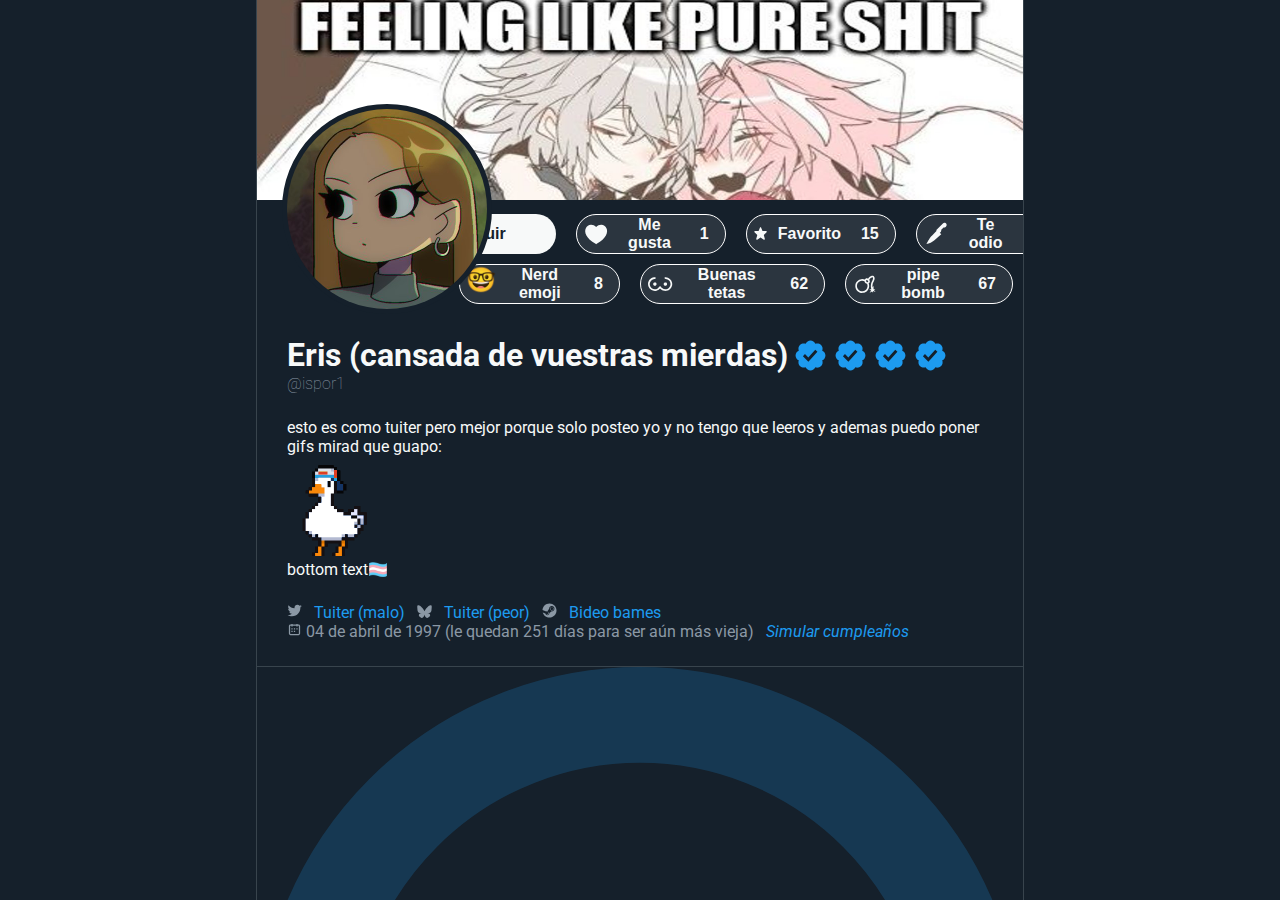
<file: index.html>
<!DOCTYPE html>
<html>
<head>
<meta charset="utf-8">
<link rel="stylesheet" href="css_base.css" type="text/css">
<link rel="stylesheet" href="css_inicio.css" type="text/css">
<link rel="stylesheet" href="css_buttoncolors.css" type="text/css">
<link rel="stylesheet" href="css_overlay.css" type="text/css">
<script
    src="https://code.jquery.com/jquery-3.3.1.js"
    integrity="sha256-2Kok7MbOyxpgUVvAk/HJ2jigOSYS2auK4Pfzbm7uH60="
    crossorigin="anonymous">
</script>
<link rel="shortcut icon" href="[data-uri]">
<title>Blorb / Eris</title>
<meta content="width=device-width, initial-scale=1" name="viewport" />
</head>
<body>
<svg style="display:none">
	<defs>
	<mask id="face">
	<rect fill="white" height="100%" width="100%"/>
	<rect fill="black" height="4.43" rx="0.58" ry="0.58" width="1.87" x="10.86" y="4.04"/>
	<rect fill="black" height="4.43" rx="0.58" ry="0.58" width="1.87" x="4.26" y="4.04"/>
	<path d="m4.66,11.64s1.03,1.84 3.82,1.84s4,-1.84 4,-1.84l-7.82,0z" fill="black" stroke-width="0"/>
	</mask>
	</defs>
</svg>
<div class="container left" id="container_left">
</div>
<div class="container main">
<div class="topbar botbar" id="bottom_menu"></div>
<div>
<img class="banner" src="./media/banner2.jpg"/>
	<div id="profile_pic_block">
	<div class="profile_img"></div>
	</div>
	<div id="profile_reactions">
	<div class="profile_react_row">
	
	<button onclick="follow_button(this)" class="reaction_button pressed"><p style="text-align:center; width:100%">Seguir</p></button>
		<button onclick="engagement_button(this)" class="reaction_button red not-pressed"><svg class="fillable_form" viewBox="0 0 24 24"><path d="M20.884 13.19c-1.351 2.48-4.001 5.12-8.379 7.67l-.503.3-.504-.3c-4.379-2.55-7.029-5.19-8.382-7.67-1.36-2.5-1.41-4.86-.514-6.67.887-1.79 2.647-2.91 4.601-3.01 1.651-.09 3.368.56 4.798 2.01 1.429-1.45 3.146-2.1 4.796-2.01 1.954.1 3.714 1.22 4.601 3.01.896 1.81.846 4.17-.514 6.67z"></path></svg><p>Me gusta</p><p class="engagement_number">252</p></button>
		
		<button onclick="engagement_button(this)" class="reaction_button yellow not-pressed"><svg class="fillable_form" viewBox="0 0 24 24">  <path d="M11.0137 2.76683C11.379 1.89022 12.6208 1.89022 12.9861 2.76683L14.9102 7.38462C15.0654 7.75726 15.4295 8 15.8332 8H20.893C21.8234 8 22.2893 9.12483 21.6314 9.78268L17.5391 13.875C17.2823 14.1318 17.185 14.5076 17.2847 14.8568L18.9076 20.5369C19.1816 21.496 18.1122 22.2767 17.2822 21.7234L12.5546 18.5716C12.2187 18.3477 11.7811 18.3477 11.4452 18.5717L6.72544 21.7182C5.89284 22.2732 4.81988 21.49 5.09479 20.5279L6.71509 14.8568C6.81486 14.5076 6.71747 14.1318 6.46068 13.875L2.38859 9.8029C1.72328 9.13758 2.19448 8 3.13538 8H8.16658C8.57028 8 8.93438 7.75726 9.08965 7.38462L11.0137 2.76683Z"></path> </svg><p>Favorito</p><p class="engagement_number">1252</p></button>
		
		<button onclick="engagement_button(this)" class="reaction_button not-pressed blue"><svg viewBox="0 0 24 24" ><path d="M14.7245 11.2754L16 12.4999L10.0129 17.8218C8.05054 19.5661 5.60528 20.6743 3 20.9999L3.79443 19.5435C4.6198 18.0303 5.03249 17.2737 5.50651 16.5582C5.92771 15.9224 6.38492 15.3113 6.87592 14.7278C7.42848 14.071 8.0378 13.4615 9.25644 12.2426L12 9.49822M11.5 8.99787L17.4497 3.04989C18.0698 2.42996 19.0281 2.3017 19.7894 2.73674C20.9027 3.37291 21.1064 4.89355 20.1997 5.80024L19.8415 6.15847C19.6228 6.3771 19.3263 6.49992 19.0171 6.49992H18L16 8.49992V8.67444C16 9.16362 16 9.40821 15.9447 9.63839C15.8957 9.84246 15.8149 10.0375 15.7053 10.2165C15.5816 10.4183 15.4086 10.5913 15.0627 10.9372L14.2501 11.7498L11.5 8.99787Z" ></path></svg><p>Te odio</p><p class="engagement_number">10</p></button>
	</div>
	<div class="profile_react_row">
		
		<button onclick="engagement_button(this)" class="reaction_button not-pressed rainbow">
		<p style="padding:0; align-self:start; font-size:x-large;">🤓</p><p>Nerd emoji</p><p class="engagement_number">458079</p></button>
		<button onclick="engagement_button(this)" class="reaction_button not-pressed pink"><svg viewBox="0 0 256 256" ><path d="M68.6,61.6c-44.2,5.5-70.6,51.9-53.1,93.1c12.9,30,46.3,46.3,78,38.1c12-3.1,25.2-10.9,32.3-19l2.2-2.5l4.2,4.1c9.8,9.6,21.7,15.8,35.2,18.5c6,1.1,18.1,1.1,24,0c13.5-2.7,25.4-8.9,34.7-18.1c10.3-10.1,16.8-22.7,19.4-37.4c1-5.9,0.7-17.5-0.5-23.6c-6.3-30.1-31.3-51.6-62.1-53.5c-4.3-0.2-4.9-0.2-6.9,0.9c-1.2,0.6-2.6,1.7-3.2,2.4c-2,2.7-2,7.1,0,9.8c2,2.6,3.3,3.1,8.9,3.6c14.1,1.1,24.7,6.1,33.9,15.8c6.5,6.7,10.1,13.5,12.6,22.9c1.5,6.1,1.6,16.7,0,22.9c-2.3,9.3-6.8,17.2-13.5,23.9c-18.3,18.4-47.2,19.8-67.4,3.3c-3.8-3.2-6-5.6-9.9-11.3c-1.5-2.2-3.4-4.5-4.3-5.1c-3.1-2.1-7.7-1.9-10.6,0.4c-0.7,0.6-2.1,2.3-3.1,3.8c-4.8,7.6-11.3,13.7-18.7,17.7C71.5,187.7,36,171.8,28,139.5c-1.6-6.3-1.6-16.8,0-23c2.6-9.9,7-17.6,14.2-24.5c8.6-8.2,17.8-12.6,29.7-13.8c7.9-0.8,8.3-0.9,9.9-2.3c2.1-1.8,3-3.6,3-6.7c0-3.4-1.4-5.6-4.4-7.1C77.9,60.9,75.1,60.8,68.6,61.6z"/><path d="M71.4,112.1c-7.4,2.7-11.7,9.4-11.2,17.1c0.3,4.3,1.8,7.6,4.8,10.6c3.6,3.6,6.3,4.7,11.8,4.7s8.2-1.1,11.8-4.7c3.6-3.6,4.7-6.3,4.7-11.8c0-3.9-0.2-5.1-1.1-6.9c-1.7-3.5-4.1-6-7.6-7.8c-2.7-1.4-3.7-1.7-7-1.8C74.8,111.3,72.9,111.5,71.4,112.1z"/><path d="M173.9,112.1c-7.4,2.7-11.7,9.3-11.2,17.2c0.3,4.4,1.7,7.5,4.8,10.6c3.6,3.6,6.3,4.7,11.8,4.7c5.6,0,8.2-1.1,11.8-4.7c3.6-3.6,4.7-6.3,4.7-11.8c0-4.1-0.1-5-1.4-7.2c-1.9-3.7-3.8-5.7-7.3-7.5c-2.7-1.4-3.7-1.7-7-1.8C177.3,111.3,175.4,111.5,173.9,112.1z"/></svg><p>Buenas tetas</p><p class="engagement_number">29</p></button>
		<button onclick="engagement_button(this)" class="reaction_button not-pressed brown"><svg viewBox="0 0 32 32" ><path d="M 24.734375 5.867188 C 24.382813 5.875 24.023438 5.9375 23.683594 6.050781 C 21.597656 6.746094 20.378906 8.320313 19.714844 9.511719 C 19.113281 9.195313 18.433594 9 17.699219 9 L 17.300781 9 L 15.699219 10.597656 C 14.398438 10 13.097656 9.800781 11.597656 10 C 7.800781 10.300781 4.5 13.5 4.101563 17.402344 C 3.800781 20 4.699219 22.601563 6.5 24.5 C 8.101563 26.101563 10.300781 27 12.5 27 C 12.898438 27 13.199219 27 13.597656 26.902344 C 17.5 26.402344 20.597656 23.300781 21.097656 19.300781 C 21.199219 17.800781 21 16.398438 20.5 15.199219 L 22 13.699219 L 22 13.300781 C 22 12.398438 21.730469 11.5625 21.265625 10.875 C 21.707031 9.984375 22.652344 8.503906 24.316406 7.949219 C 25.050781 7.703125 25.441406 7.84375 25.671875 8.242188 C 25.90625 8.636719 26.023438 9.714844 25.105469 11.550781 C 24.386719 12.894531 22.203125 16.621094 23.769531 22.375 L 21 22.699219 L 23.597656 24 L 21.597656 26.800781 L 24.699219 25.097656 L 25.902344 26.800781 L 25.902344 24.597656 L 29.097656 25.699219 L 27 23.597656 L 28.699219 22.300781 L 26.5 22.300781 L 26.5 18 L 25.355469 20.34375 C 24.625 16.171875 26.15625 13.835938 26.882813 12.46875 C 26.886719 12.464844 26.890625 12.457031 26.894531 12.449219 C 27.976563 10.285156 28.144531 8.511719 27.402344 7.234375 C 27.03125 6.597656 26.441406 6.1875 25.777344 5.992188 C 25.445313 5.898438 25.089844 5.855469 24.734375 5.867188 Z M 18.097656 11 C 19 11.199219 19.800781 11.902344 20 12.902344 L 19.097656 13.800781 C 18.097656 13.699219 17.300781 12.902344 17.199219 11.902344 Z M 12.597656 11.902344 C 13.597656 11.902344 14.5 12.097656 15.300781 12.597656 C 15.699219 14.199219 16.898438 15.398438 18.5 15.699219 C 19 16.699219 19.199219 17.800781 19.097656 19.097656 C 18.800781 22.097656 16.300781 24.601563 13.402344 24.902344 C 11.402344 25.101563 9.398438 24.5 8 23 C 6.601563 21.601563 5.898438 19.597656 6.101563 17.597656 C 6.398438 14.699219 8.902344 12.199219 11.800781 12 C 12.101563 12 12.398438 11.902344 12.597656 11.902344 Z"></path></svg><p>pipe bomb</p>
		<p class="engagement_number">851</p></button>
		
	</div>
	</div>
	<div class="profile_bio">
	<p id="profile_name"><span class="display_name">Eris (cansada de vuestras mierdas)</span>
	<svg viewBox="0 0 22 22" class="verified"><path d="M20.396 11c-.018-.646-.215-1.275-.57-1.816-.354-.54-.852-.972-1.438-1.246.223-.607.27-1.264.14-1.897-.131-.634-.437-1.218-.882-1.687-.47-.445-1.053-.75-1.687-.882-.633-.13-1.29-.083-1.897.14-.273-.587-.704-1.086-1.245-1.44S11.647 1.62 11 1.604c-.646.017-1.273.213-1.813.568s-.969.854-1.24 1.44c-.608-.223-1.267-.272-1.902-.14-.635.13-1.22.436-1.69.882-.445.47-.749 1.055-.878 1.688-.13.633-.08 1.29.144 1.896-.587.274-1.087.705-1.443 1.245-.356.54-.555 1.17-.574 1.817.02.647.218 1.276.574 1.817.356.54.856.972 1.443 1.245-.224.606-.274 1.263-.144 1.896.13.634.433 1.218.877 1.688.47.443 1.054.747 1.687.878.633.132 1.29.084 1.897-.136.274.586.705 1.084 1.246 1.439.54.354 1.17.551 1.816.569.647-.016 1.276-.213 1.817-.567s.972-.854 1.245-1.44c.604.239 1.266.296 1.903.164.636-.132 1.22-.447 1.68-.907.46-.46.776-1.044.908-1.681s.075-1.299-.165-1.903c.586-.274 1.084-.705 1.439-1.246.354-.54.551-1.17.569-1.816zM9.662 14.85l-3.429-3.428 1.293-1.302 2.072 2.072 4.4-4.794 1.347 1.246z"></path></svg>
	<svg viewBox="0 0 22 22" class="verified"><path d="M20.396 11c-.018-.646-.215-1.275-.57-1.816-.354-.54-.852-.972-1.438-1.246.223-.607.27-1.264.14-1.897-.131-.634-.437-1.218-.882-1.687-.47-.445-1.053-.75-1.687-.882-.633-.13-1.29-.083-1.897.14-.273-.587-.704-1.086-1.245-1.44S11.647 1.62 11 1.604c-.646.017-1.273.213-1.813.568s-.969.854-1.24 1.44c-.608-.223-1.267-.272-1.902-.14-.635.13-1.22.436-1.69.882-.445.47-.749 1.055-.878 1.688-.13.633-.08 1.29.144 1.896-.587.274-1.087.705-1.443 1.245-.356.54-.555 1.17-.574 1.817.02.647.218 1.276.574 1.817.356.54.856.972 1.443 1.245-.224.606-.274 1.263-.144 1.896.13.634.433 1.218.877 1.688.47.443 1.054.747 1.687.878.633.132 1.29.084 1.897-.136.274.586.705 1.084 1.246 1.439.54.354 1.17.551 1.816.569.647-.016 1.276-.213 1.817-.567s.972-.854 1.245-1.44c.604.239 1.266.296 1.903.164.636-.132 1.22-.447 1.68-.907.46-.46.776-1.044.908-1.681s.075-1.299-.165-1.903c.586-.274 1.084-.705 1.439-1.246.354-.54.551-1.17.569-1.816zM9.662 14.85l-3.429-3.428 1.293-1.302 2.072 2.072 4.4-4.794 1.347 1.246z"></path></svg>
	<svg viewBox="0 0 22 22" class="verified"><path d="M20.396 11c-.018-.646-.215-1.275-.57-1.816-.354-.54-.852-.972-1.438-1.246.223-.607.27-1.264.14-1.897-.131-.634-.437-1.218-.882-1.687-.47-.445-1.053-.75-1.687-.882-.633-.13-1.29-.083-1.897.14-.273-.587-.704-1.086-1.245-1.44S11.647 1.62 11 1.604c-.646.017-1.273.213-1.813.568s-.969.854-1.24 1.44c-.608-.223-1.267-.272-1.902-.14-.635.13-1.22.436-1.69.882-.445.47-.749 1.055-.878 1.688-.13.633-.08 1.29.144 1.896-.587.274-1.087.705-1.443 1.245-.356.54-.555 1.17-.574 1.817.02.647.218 1.276.574 1.817.356.54.856.972 1.443 1.245-.224.606-.274 1.263-.144 1.896.13.634.433 1.218.877 1.688.47.443 1.054.747 1.687.878.633.132 1.29.084 1.897-.136.274.586.705 1.084 1.246 1.439.54.354 1.17.551 1.816.569.647-.016 1.276-.213 1.817-.567s.972-.854 1.245-1.44c.604.239 1.266.296 1.903.164.636-.132 1.22-.447 1.68-.907.46-.46.776-1.044.908-1.681s.075-1.299-.165-1.903c.586-.274 1.084-.705 1.439-1.246.354-.54.551-1.17.569-1.816zM9.662 14.85l-3.429-3.428 1.293-1.302 2.072 2.072 4.4-4.794 1.347 1.246z"></path></svg>
	<svg viewBox="0 0 22 22" class="verified"><path d="M20.396 11c-.018-.646-.215-1.275-.57-1.816-.354-.54-.852-.972-1.438-1.246.223-.607.27-1.264.14-1.897-.131-.634-.437-1.218-.882-1.687-.47-.445-1.053-.75-1.687-.882-.633-.13-1.29-.083-1.897.14-.273-.587-.704-1.086-1.245-1.44S11.647 1.62 11 1.604c-.646.017-1.273.213-1.813.568s-.969.854-1.24 1.44c-.608-.223-1.267-.272-1.902-.14-.635.13-1.22.436-1.69.882-.445.47-.749 1.055-.878 1.688-.13.633-.08 1.29.144 1.896-.587.274-1.087.705-1.443 1.245-.356.54-.555 1.17-.574 1.817.02.647.218 1.276.574 1.817.356.54.856.972 1.443 1.245-.224.606-.274 1.263-.144 1.896.13.634.433 1.218.877 1.688.47.443 1.054.747 1.687.878.633.132 1.29.084 1.897-.136.274.586.705 1.084 1.246 1.439.54.354 1.17.551 1.816.569.647-.016 1.276-.213 1.817-.567s.972-.854 1.245-1.44c.604.239 1.266.296 1.903.164.636-.132 1.22-.447 1.68-.907.46-.46.776-1.044.908-1.681s.075-1.299-.165-1.903c.586-.274 1.084-.705 1.439-1.246.354-.54.551-1.17.569-1.816zM9.662 14.85l-3.429-3.428 1.293-1.302 2.072 2.072 4.4-4.794 1.347 1.246z"></path></svg>
	</p>
	<p id="profile_account" class="user_name">@ispor</p>
	<div id="profile_bio_text" >
		<p>esto es como tuiter pero mejor porque solo posteo yo y no tengo que leeros y ademas puedo poner gifs mirad que guapo:</p>
		<img src="media/duck.gif" style="max-width:100px;" />
		<p>bottom text🏳️‍⚧️</p>
		
		<div id="profile_bio_links">
		<p class="default-text">
		<svg viewBox="0 0 24 24"><path d="M23.643 4.937c-.835.37-1.732.62-2.675.733.962-.576 1.7-1.49 2.048-2.578-.9.534-1.897.922-2.958 1.13-.85-.904-2.06-1.47-3.4-1.47-2.572 0-4.658 2.086-4.658 4.66 0 .364.042.718.12 1.06-3.873-.195-7.304-2.05-9.602-4.868-.4.69-.63 1.49-.63 2.342 0 1.616.823 3.043 2.072 3.878-.764-.025-1.482-.234-2.11-.583v.06c0 2.257 1.605 4.14 3.737 4.568-.392.106-.803.162-1.227.162-.3 0-.593-.028-.877-.082.593 1.85 2.313 3.198 4.352 3.234-1.595 1.25-3.604 1.995-5.786 1.995-.376 0-.747-.022-1.112-.065 2.062 1.323 4.51 2.093 7.14 2.093 8.57 0 13.255-7.098 13.255-13.254 0-.2-.005-.402-.014-.602.91-.658 1.7-1.477 2.323-2.41z"></path></svg>
		<a href="https://twitter.com/erispor1" target="_blank" >Tuiter (malo)</a>
		<svg viewBox="0 0 600 530"><path d="m135.72 44.03c66.496 49.921 138.02 151.14 164.28 205.46 26.262-54.316 97.782-155.54 164.28-205.46 47.98-36.021 125.72-63.892 125.72 24.795 0 17.712-10.155 148.79-16.111 170.07-20.703 73.984-96.144 92.854-163.25 81.433 117.3 19.964 147.14 86.092 82.697 152.22-122.39 125.59-175.91-31.511-189.63-71.766-2.514-7.3797-3.6904-10.832-3.7077-7.8964-0.0174-2.9357-1.1937 0.51669-3.7077 7.8964-13.714 40.255-67.233 197.36-189.63 71.766-64.444-66.128-34.605-132.26 82.697-152.22-67.108 11.421-142.55-7.4491-163.25-81.433-5.9562-21.282-16.111-152.36-16.111-170.07 0-88.687 77.742-60.816 125.72-24.795z"/></svg>
		<a href="https://bsky.app/profile/ispor.bsky.social" target="_blank" >Tuiter (peor)</a>
		<svg viewBox="0 0 32 32" ><path d="M18.102 12.129c0-0 0-0 0-0.001 0-1.564 1.268-2.831 2.831-2.831s2.831 1.268 2.831 2.831c0 1.564-1.267 2.831-2.831 2.831-0 0-0 0-0.001 0h0c-0 0-0 0-0.001 0-1.563 0-2.83-1.267-2.83-2.83 0-0 0-0 0-0.001v0zM24.691 12.135c0-2.081-1.687-3.768-3.768-3.768s-3.768 1.687-3.768 3.768c0 2.081 1.687 3.768 3.768 3.768v0c2.080-0.003 3.765-1.688 3.768-3.767v-0zM10.427 23.76l-1.841-0.762c0.524 1.078 1.611 1.808 2.868 1.808 1.317 0 2.448-0.801 2.93-1.943l0.008-0.021c0.155-0.362 0.246-0.784 0.246-1.226 0-1.757-1.424-3.181-3.181-3.181-0.405 0-0.792 0.076-1.148 0.213l0.022-0.007 1.903 0.787c0.852 0.364 1.439 1.196 1.439 2.164 0 1.296-1.051 2.347-2.347 2.347-0.324 0-0.632-0.066-0.913-0.184l0.015 0.006zM15.974 1.004c-7.857 0.001-14.301 6.046-14.938 13.738l-0.004 0.054 8.038 3.322c0.668-0.462 1.495-0.737 2.387-0.737 0.001 0 0.002 0 0.002 0h-0c0.079 0 0.156 0.005 0.235 0.008l3.575-5.176v-0.074c0.003-3.12 2.533-5.648 5.653-5.648 3.122 0 5.653 2.531 5.653 5.653s-2.531 5.653-5.653 5.653h-0.131l-5.094 3.638c0 0.065 0.005 0.131 0.005 0.199 0 0.001 0 0.002 0 0.003 0 2.342-1.899 4.241-4.241 4.241-2.047 0-3.756-1.451-4.153-3.38l-0.005-0.027-5.755-2.383c1.841 6.345 7.601 10.905 14.425 10.905 8.281 0 14.994-6.713 14.994-14.994s-6.713-14.994-14.994-14.994c-0 0-0.001 0-0.001 0h0z"></path></svg>
		<a href="https://steamcommunity.com/profiles/76561198192292617/" target="_blank" >Bideo bames</a>
		<br/>
		<svg viewBox="0 0 24 24" ><path d="M7 4V3h2v1h6V3h2v1h1.5C19.89 4 21 5.12 21 6.5v12c0 1.38-1.11 2.5-2.5 2.5h-13C4.12 21 3 19.88 3 18.5v-12C3 5.12 4.12 4 5.5 4H7zm0 2H5.5c-.27 0-.5.22-.5.5v12c0 .28.23.5.5.5h13c.28 0 .5-.22.5-.5v-12c0-.28-.22-.5-.5-.5H17v1h-2V6H9v1H7V6zm0 6h2v-2H7v2zm0 4h2v-2H7v2zm4-4h2v-2h-2v2zm0 4h2v-2h-2v2zm4-4h2v-2h-2v2z"></path></svg>
		<span>04 de abril de 1997 (le quedan <span id="birthday_count">0</span> días para ser aún más vieja)</span>
		<a onclick="generate_birthday_balloons()"><i>Simular cumpleaños</i></a>
		</p>
		</div>
	</div>
	</div>
	<div id="timeline">
	
	<div class="post_block" id="loading_block">
		<svg class="spinner" height="100%" viewBox="0 0 32 32" width="100%">
			<circle cx="16" cy="16" fill="none" r="14" stroke-width="4" style="stroke: rgb(29, 155, 240);opacity: 0.2;"></circle>
			<circle cx="16" cy="16" fill="none" r="14" stroke-width="4" style="stroke: rgb(29, 155, 240);stroke-dasharray: 80;stroke-dashoffset: 60;"></circle>
		</svg>
	</div>
	
	<div class="post_block" style="display:none;">
	<a class="post_link">
		<div class="post_upper">
		<div class="profile_mini_block">
			<div class="profile_img "></div>
		</div>
		<div class="post_right_block" >
			<p class="default-text"><b class="white-text display_name">Eris (cansada de vuestras mierdas)</b>
			<svg viewBox="0 0 22 22" class="verified icon"><path d="M20.396 11c-.018-.646-.215-1.275-.57-1.816-.354-.54-.852-.972-1.438-1.246.223-.607.27-1.264.14-1.897-.131-.634-.437-1.218-.882-1.687-.47-.445-1.053-.75-1.687-.882-.633-.13-1.29-.083-1.897.14-.273-.587-.704-1.086-1.245-1.44S11.647 1.62 11 1.604c-.646.017-1.273.213-1.813.568s-.969.854-1.24 1.44c-.608-.223-1.267-.272-1.902-.14-.635.13-1.22.436-1.69.882-.445.47-.749 1.055-.878 1.688-.13.633-.08 1.29.144 1.896-.587.274-1.087.705-1.443 1.245-.356.54-.555 1.17-.574 1.817.02.647.218 1.276.574 1.817.356.54.856.972 1.443 1.245-.224.606-.274 1.263-.144 1.896.13.634.433 1.218.877 1.688.47.443 1.054.747 1.687.878.633.132 1.29.084 1.897-.136.274.586.705 1.084 1.246 1.439.54.354 1.17.551 1.816.569.647-.016 1.276-.213 1.817-.567s.972-.854 1.245-1.44c.604.239 1.266.296 1.903.164.636-.132 1.22-.447 1.68-.907.46-.46.776-1.044.908-1.681s.075-1.299-.165-1.903c.586-.274 1.084-.705 1.439-1.246.354-.54.551-1.17.569-1.816zM9.662 14.85l-3.429-3.428 1.293-1.302 2.072 2.072 4.4-4.794 1.347 1.246z"></path></svg>
			<svg viewBox="0 0 22 22" class="verified icon"><path d="M20.396 11c-.018-.646-.215-1.275-.57-1.816-.354-.54-.852-.972-1.438-1.246.223-.607.27-1.264.14-1.897-.131-.634-.437-1.218-.882-1.687-.47-.445-1.053-.75-1.687-.882-.633-.13-1.29-.083-1.897.14-.273-.587-.704-1.086-1.245-1.44S11.647 1.62 11 1.604c-.646.017-1.273.213-1.813.568s-.969.854-1.24 1.44c-.608-.223-1.267-.272-1.902-.14-.635.13-1.22.436-1.69.882-.445.47-.749 1.055-.878 1.688-.13.633-.08 1.29.144 1.896-.587.274-1.087.705-1.443 1.245-.356.54-.555 1.17-.574 1.817.02.647.218 1.276.574 1.817.356.54.856.972 1.443 1.245-.224.606-.274 1.263-.144 1.896.13.634.433 1.218.877 1.688.47.443 1.054.747 1.687.878.633.132 1.29.084 1.897-.136.274.586.705 1.084 1.246 1.439.54.354 1.17.551 1.816.569.647-.016 1.276-.213 1.817-.567s.972-.854 1.245-1.44c.604.239 1.266.296 1.903.164.636-.132 1.22-.447 1.68-.907.46-.46.776-1.044.908-1.681s.075-1.299-.165-1.903c.586-.274 1.084-.705 1.439-1.246.354-.54.551-1.17.569-1.816zM9.662 14.85l-3.429-3.428 1.293-1.302 2.072 2.072 4.4-4.794 1.347 1.246z"></path></svg>
			<svg viewBox="0 0 22 22" class="verified icon"><path d="M20.396 11c-.018-.646-.215-1.275-.57-1.816-.354-.54-.852-.972-1.438-1.246.223-.607.27-1.264.14-1.897-.131-.634-.437-1.218-.882-1.687-.47-.445-1.053-.75-1.687-.882-.633-.13-1.29-.083-1.897.14-.273-.587-.704-1.086-1.245-1.44S11.647 1.62 11 1.604c-.646.017-1.273.213-1.813.568s-.969.854-1.24 1.44c-.608-.223-1.267-.272-1.902-.14-.635.13-1.22.436-1.69.882-.445.47-.749 1.055-.878 1.688-.13.633-.08 1.29.144 1.896-.587.274-1.087.705-1.443 1.245-.356.54-.555 1.17-.574 1.817.02.647.218 1.276.574 1.817.356.54.856.972 1.443 1.245-.224.606-.274 1.263-.144 1.896.13.634.433 1.218.877 1.688.47.443 1.054.747 1.687.878.633.132 1.29.084 1.897-.136.274.586.705 1.084 1.246 1.439.54.354 1.17.551 1.816.569.647-.016 1.276-.213 1.817-.567s.972-.854 1.245-1.44c.604.239 1.266.296 1.903.164.636-.132 1.22-.447 1.68-.907.46-.46.776-1.044.908-1.681s.075-1.299-.165-1.903c.586-.274 1.084-.705 1.439-1.246.354-.54.551-1.17.569-1.816zM9.662 14.85l-3.429-3.428 1.293-1.302 2.072 2.072 4.4-4.794 1.347 1.246z"></path></svg>
			<svg viewBox="0 0 22 22" class="verified icon"><path d="M20.396 11c-.018-.646-.215-1.275-.57-1.816-.354-.54-.852-.972-1.438-1.246.223-.607.27-1.264.14-1.897-.131-.634-.437-1.218-.882-1.687-.47-.445-1.053-.75-1.687-.882-.633-.13-1.29-.083-1.897.14-.273-.587-.704-1.086-1.245-1.44S11.647 1.62 11 1.604c-.646.017-1.273.213-1.813.568s-.969.854-1.24 1.44c-.608-.223-1.267-.272-1.902-.14-.635.13-1.22.436-1.69.882-.445.47-.749 1.055-.878 1.688-.13.633-.08 1.29.144 1.896-.587.274-1.087.705-1.443 1.245-.356.54-.555 1.17-.574 1.817.02.647.218 1.276.574 1.817.356.54.856.972 1.443 1.245-.224.606-.274 1.263-.144 1.896.13.634.433 1.218.877 1.688.47.443 1.054.747 1.687.878.633.132 1.29.084 1.897-.136.274.586.705 1.084 1.246 1.439.54.354 1.17.551 1.816.569.647-.016 1.276-.213 1.817-.567s.972-.854 1.245-1.44c.604.239 1.266.296 1.903.164.636-.132 1.22-.447 1.68-.907.46-.46.776-1.044.908-1.681s.075-1.299-.165-1.903c.586-.274 1.084-.705 1.439-1.246.354-.54.551-1.17.569-1.816zM9.662 14.85l-3.429-3.428 1.293-1.302 2.072 2.072 4.4-4.794 1.347 1.246z"></path></svg>
			· <span class="user_name">@ispor1</span> · <span class="date">2024-03-22</span></p>
			<p class="tweet_content">abro debate los pies os los coméis con o sin cereales
			</p>
			<div class="tweet_images">
			</div>
			</div>
		</div></a>
		<div class="footer_post default-text">
		<table style="width: 100%;">
		<tr>
			<td><button  aria-label="Impresiones"><svg viewBox="0 0 30 30"><path d="m23.27,12.02l-2.09,0c-0.35,0 -0.63,0.39 -0.63,0.87l0,10.17c0,0.48 0.28,0.87 0.63,0.87l2.09,0c0.35,0 0.63,-0.39 0.63,-0.87l0,-10.17c0,-0.48 -0.28,-0.87 -0.63,-0.87z"/>
			<path d="m16.47,17.69l-2.09,0c-0.35,0 -0.63,0.28 -0.63,0.63l0,4.98c0,0.35 0.28,0.63 0.63,0.63l2.09,0c0.35,0 0.63,-0.28 0.63,-0.63l0,-4.98c0,-0.35 -0.28,-0.63 -0.63,-0.63z"/>
			<path d="m2.75,15.29l-2.09,0c-0.35,0 -0.63,0.28 -0.63,0.63l0,7.37c0,0.35 0.28,0.63 0.63,0.63l2.09,0c0.35,0 0.63,-0.28 0.63,-0.63l0,-7.37c0,-0.35 -0.28,-0.63 -0.63,-0.63z"/>
			<path d="m9.6,4.94l-2.09,0c-0.35,0 -0.63,0.45 -0.63,1.01l0,16.92c0,0.56 0.28,1.01 0.63,1.01l2.09,0c0.35,0 0.63,-0.45 0.63,-1.01l0,-16.92c0,-0.56 -0.28,-1.01 -0.63,-1.01z"/></svg><p class="engagement_number"></p></button></td>
			
			<td><button  aria-label="Responder"><svg viewBox="0 0 24 24"><path d="M1.751 10c0-4.42 3.584-8 8.005-8h4.366c4.49 0 8.129 3.64 8.129 8.13 0 2.96-1.607 5.68-4.196 7.11l-8.054 4.46v-3.69h-.067c-4.49.1-8.183-3.51-8.183-8.01zm8.005-6c-3.317 0-6.005 2.69-6.005 6 0 3.37 2.77 6.08 6.138 6.01l.351-.01h1.761v2.3l5.087-2.81c1.951-1.08 3.163-3.13 3.163-5.36 0-3.39-2.744-6.13-6.129-6.13H9.756z"></path></svg><p class="engagement_number"></p></button></td>
			
			<td><button onclick="engagement_button(this)" aria-label="Reblorbear" class="green"><svg viewBox="0 0 24 24"><path d="M4.5 3.88l4.432 4.14-1.364 1.46L5.5 7.55V16c0 1.1.896 2 2 2H13v2H7.5c-2.209 0-4-1.79-4-4V7.55L1.432 9.48.068 8.02 4.5 3.88zM16.5 6H11V4h5.5c2.209 0 4 1.79 4 4v8.45l2.068-1.93 1.364 1.46-4.432 4.14-4.432-4.14 1.364-1.46 2.068 1.93V8c0-1.1-.896-2-2-2z"></path></svg><p class="engagement_number"></p></button></td>
			
			<td><button onclick="engagement_button(this)" aria-label="Me gusta" class="red"><svg class="fillable_form" viewBox="0 0 24 24"><path d="M20.884 13.19c-1.351 2.48-4.001 5.12-8.379 7.67l-.503.3-.504-.3c-4.379-2.55-7.029-5.19-8.382-7.67-1.36-2.5-1.41-4.86-.514-6.67.887-1.79 2.647-2.91 4.601-3.01 1.651-.09 3.368.56 4.798 2.01 1.429-1.45 3.146-2.1 4.796-2.01 1.954.1 3.714 1.22 4.601 3.01.896 1.81.846 4.17-.514 6.67z"></path></svg><p class="engagement_number"></p></button></td>
			
			<td><button onclick="engagement_button(this)" aria-label="Marcador" ><svg class="fillable_form" viewBox="0 0 24 24"><path d="M4 4.5C4 3.12 5.119 2 6.5 2h11C18.881 2 20 3.12 20 4.5v18.44l-8-5.71-8 5.71V4.5z"></path></svg><p class="engagement_number"></p></button></td>
			
			<td><button onclick="engagement_button(this)" aria-label="Favorito" class="yellow"><svg class="fillable_form" viewBox="0 0 24 24">  <path d="M11.0137 2.76683C11.379 1.89022 12.6208 1.89022 12.9861 2.76683L14.9102 7.38462C15.0654 7.75726 15.4295 8 15.8332 8H20.893C21.8234 8 22.2893 9.12483 21.6314 9.78268L17.5391 13.875C17.2823 14.1318 17.185 14.5076 17.2847 14.8568L18.9076 20.5369C19.1816 21.496 18.1122 22.2767 17.2822 21.7234L12.5546 18.5716C12.2187 18.3477 11.7811 18.3477 11.4452 18.5717L6.72544 21.7182C5.89284 22.2732 4.81988 21.49 5.09479 20.5279L6.71509 14.8568C6.81486 14.5076 6.71747 14.1318 6.46068 13.875L2.38859 9.8029C1.72328 9.13758 2.19448 8 3.13538 8H8.16658C8.57028 8 8.93438 7.75726 9.08965 7.38462L11.0137 2.76683Z"></path> </svg><p class="engagement_number"></p></button></td>
								
			<td><button onclick="engagement_button(this)" aria-label="Upvote" class="orange"><svg class="fillable_form" viewBox="0 0 24 24"><path d="M4 14h4v7a1 1 0 0 0 1 1h6a1 1 0 0 0 1-1v-7h4a1.001 1.001 0 0 0 .781-1.625l-8-10c-.381-.475-1.181-.475-1.562 0l-8 10A1.001 1.001 0 0 0 4 14z"></svg><p class="engagement_number"></p></button></td>
			
			<td><button onclick="engagement_button(this)" aria-label="Downvote" class="violet"><svg class="fillable_form" viewBox="0 0 24 24"><path d="M20.901 10.566A1.001 1.001 0 0 0 20 10h-4V3a1 1 0 0 0-1-1H9a1 1 0 0 0-1 1v7H4a1.001 1.001 0 0 0-.781 1.625l8 10a1 1 0 0 0 1.562 0l8-10c.24-.301.286-.712.12-1.059z"></path><p class="engagement_number"></p></button></td>
			
			<td><button onclick="engagement_button(this)" aria-label="Muérete" class="gray"><svg viewBox="0 0 28 28" style="margin: -4px 0;"><path d="M 24.734375 5.867188 C 24.382813 5.875 24.023438 5.9375 23.683594 6.050781 C 21.597656 6.746094 20.378906 8.320313 19.714844 9.511719 C 19.113281 9.195313 18.433594 9 17.699219 9 L 17.300781 9 L 15.699219 10.597656 C 14.398438 10 13.097656 9.800781 11.597656 10 C 7.800781 10.300781 4.5 13.5 4.101563 17.402344 C 3.800781 20 4.699219 22.601563 6.5 24.5 C 8.101563 26.101563 10.300781 27 12.5 27 C 12.898438 27 13.199219 27 13.597656 26.902344 C 17.5 26.402344 20.597656 23.300781 21.097656 19.300781 C 21.199219 17.800781 21 16.398438 20.5 15.199219 L 22 13.699219 L 22 13.300781 C 22 12.398438 21.730469 11.5625 21.265625 10.875 C 21.707031 9.984375 22.652344 8.503906 24.316406 7.949219 C 25.050781 7.703125 25.441406 7.84375 25.671875 8.242188 C 25.90625 8.636719 26.023438 9.714844 25.105469 11.550781 C 24.386719 12.894531 22.203125 16.621094 23.769531 22.375 L 21 22.699219 L 23.597656 24 L 21.597656 26.800781 L 24.699219 25.097656 L 25.902344 26.800781 L 25.902344 24.597656 L 29.097656 25.699219 L 27 23.597656 L 28.699219 22.300781 L 26.5 22.300781 L 26.5 18 L 25.355469 20.34375 C 24.625 16.171875 26.15625 13.835938 26.882813 12.46875 C 26.886719 12.464844 26.890625 12.457031 26.894531 12.449219 C 27.976563 10.285156 28.144531 8.511719 27.402344 7.234375 C 27.03125 6.597656 26.441406 6.1875 25.777344 5.992188 C 25.445313 5.898438 25.089844 5.855469 24.734375 5.867188 Z M 18.097656 11 C 19 11.199219 19.800781 11.902344 20 12.902344 L 19.097656 13.800781 C 18.097656 13.699219 17.300781 12.902344 17.199219 11.902344 Z M 12.597656 11.902344 C 13.597656 11.902344 14.5 12.097656 15.300781 12.597656 C 15.699219 14.199219 16.898438 15.398438 18.5 15.699219 C 19 16.699219 19.199219 17.800781 19.097656 19.097656 C 18.800781 22.097656 16.300781 24.601563 13.402344 24.902344 C 11.402344 25.101563 9.398438 24.5 8 23 C 6.601563 21.601563 5.898438 19.597656 6.101563 17.597656 C 6.398438 14.699219 8.902344 12.199219 11.800781 12 C 12.101563 12 12.398438 11.902344 12.597656 11.902344 Z"></path></svg><p class="engagement_number"></p></button></td>
			
			<td><button onclick="engagement_button(this)" aria-label="Yeah!" class="greenb">
			<svg viewBox="0 0 24 24" width="24" height="24">
			  <path d="m2.74,23.68l1.93,-7.74c-2.78,-1.42 -4.56,-4.32 -4.56,-7.46c0,-4.62 3.76,-8.39 8.39,-8.39s8.39,3.76 8.39,8.39c0,3.11 -1.75,5.99 -4.5,7.44l1.94,7.85l-11.58,0l0,-0.06l0,0l0,-0.01l0,-0.01l-0.01,-0.01z"  mask="url(#face)"/>
			  <path d="m17.03,23.72c-0.54,0 -0.98,-0.44 -0.98,-0.98l0,-2.74l-2.74,0c-0.54,0 -0.98,-0.44 -0.98,-0.98l0,-2.07c0,-0.54 0.44,-0.98 0.98,-0.98l2.74,0l0,-2.74c0,-0.54 0.44,-0.98 0.98,-0.98l2.07,0c0.54,0 0.98,0.44 0.98,0.98l0,2.74l2.74,0c0.54,0 0.98,0.44 0.98,0.98l0,2.07c0,0.54 -0.44,0.98 -0.98,0.98l-2.74,0l0,2.74c0,0.54 -0.44,0.98 -0.98,0.98l-2.07,0z" />
			</svg><p class="engagement_number"></p></button></td>
			
			<td style="display:flex;"><button onclick="engagement_button(this)" aria-label="Y la de trabajar te la sabes" class="brown" style="margin-right:25px;"><svg viewBox="0 0 24 24"><path d="M19.5 6H17V4.5C17 3.12 15.88 2 14.5 2h-5C8.12 2 7 3.12 7 4.5V6H4.5C3.12 6 2 7.12 2 8.5v10C2 19.88 3.12 21 4.5 21h15c1.38 0 2.5-1.12 2.5-2.5v-10C22 7.12 20.88 6 19.5 6zM9 4.5c0-.28.23-.5.5-.5h5c.28 0 .5.22.5.5V6H9V4.5zm11 14c0 .28-.22.5-.5.5h-15c-.27 0-.5-.22-.5-.5v-3.04c.59.35 1.27.54 2 .54h5v1h2v-1h5c.73 0 1.41-.19 2-.54v3.04zm0-6.49c0 1.1-.9 1.99-2 1.99h-5v-1h-2v1H6c-1.1 0-2-.9-2-2V8.5c0-.28.23-.5.5-.5h15c.28 0 .5.22.5.5v3.51z"></path></svg><p class="engagement_number"></p></button>
			
			<button aria-label="Compartir" style="margin-right:5px;"><svg viewBox="0 0 24 24"><path d="M12 2.59l5.7 5.7-1.41 1.42L13 6.41V16h-2V6.41l-3.3 3.3-1.41-1.42L12 2.59zM21 15l-.02 3.51c0 1.38-1.12 2.49-2.5 2.49H5.5C4.11 21 3 19.88 3 18.5V15h2v3.5c0 .28.22.5.5.5h12.98c.28 0 .5-.22.5-.5L19 15h2z"></path></svg></button></td>
		</tr>
		</table>
		
		</div>
		
	</div>
	
	</div>
</div></div>

<div class="container right" id="container_right">
</div>

<div id="overlay">

</div>
</body>
<script src="js/functions.js"></script>
<script src="js/main.js"></script>
</html>
</file>
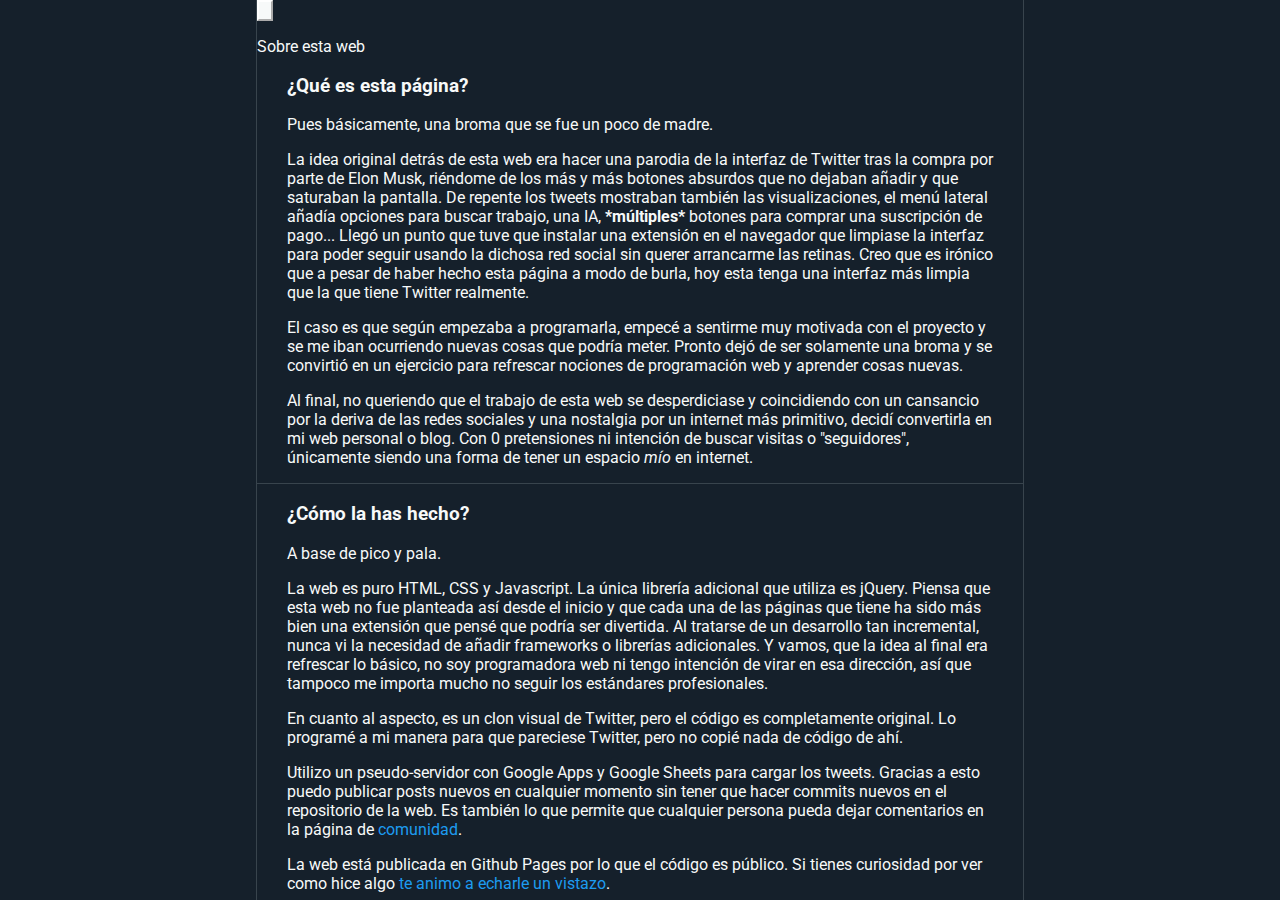
<file: about.html>
<!DOCTYPE html>
<html prefix="og: https://ogp.me/ns#">
<head>
<meta charset="utf-8">
<link rel="stylesheet" href="css_base.css" type="text/css">
<link rel="stylesheet" href="css_inicio.css" type="text/css">
<link rel="stylesheet" href="css_buttoncolors.css" type="text/css">
<link rel="stylesheet" href="css_downloads.css" type="text/css">
<link rel="alternate" type="application/rss+xml" title="Eris' Blorbs" href="./feed.xml" />
<script
    src="https://code.jquery.com/jquery-3.3.1.js"
    integrity="sha256-2Kok7MbOyxpgUVvAk/HJ2jigOSYS2auK4Pfzbm7uH60="
    crossorigin="anonymous">
</script>
<link rel="shortcut icon" href="[data-uri]">
<title>Eris' Blorbs</title>
<meta content="width=device-width, initial-scale=1" name="viewport" />
<meta name="twitter:card" content="summary" />
<meta name="twitter:site" content="is-por.github.io" />
<meta property="og:title" content="Eris' Blorbs" />
<meta property="og:description" content="Solo una web tonta donde comparto lo que pienso. Definitivamente no es tuiter." />
<meta property="og:image" content="https://is-por.github.io/media/profile.jpg" />
</head>
<body>
<div style="height: 0; width: 0">
<svg>
	<defs>
	<mask id="face">
	<rect fill="white" height="100%" width="100%"/>
	<rect fill="black" height="4.43" rx="0.58" ry="0.58" width="1.87" x="10.86" y="4.04"/>
	<rect fill="black" height="4.43" rx="0.58" ry="0.58" width="1.87" x="4.26" y="4.04"/>
	<path d="m4.66,11.64s1.03,1.84 3.82,1.84s4,-1.84 4,-1.84l-7.82,0z" fill="black" stroke-width="0"/>
	</mask>
	</defs>
</svg>
</div>
<div class="container left" id="container_left">
</div>

<div class="container main">

	<div class="topbar">
		<a href="index.html"><button>
		<svg viewBox="0 0 24 24" ><path d="M7.414 13l5.043 5.04-1.414 1.42L3.586 12l7.457-7.46 1.414 1.42L7.414 11H21v2H7.414z"></path></svg>
		</button></a>
	<p>Sobre esta web</p>
	</div>

	<div class="topbar botbar" id="bottom_menu">
	</div>
		
	<div class="profile_bio" id="que_es">
		<h3 class="highlight">¿Qué es esta página?</h3>
		<p>Pues básicamente, una broma que se fue un poco de madre.</p>
		<p>La idea original detrás de esta web era hacer una parodia de la interfaz de Twitter tras la compra por parte de Elon Musk, riéndome de los más y más botones absurdos que no dejaban añadir y que saturaban la pantalla. De repente los tweets mostraban también las visualizaciones, el menú lateral añadía opciones para buscar trabajo, una IA, <b>*múltiples*</b> botones para comprar una suscripción de pago... Llegó un punto que tuve que instalar una extensión en el navegador que limpiase la interfaz para poder seguir usando la dichosa red social sin querer arrancarme las retinas. Creo que es irónico que a pesar de haber hecho esta página a modo de burla, hoy esta tenga una interfaz más limpia que la que tiene Twitter realmente.</p>
		<p>El caso es que según empezaba a programarla, empecé a sentirme muy motivada con el proyecto y se me iban ocurriendo nuevas cosas que podría meter. Pronto dejó de ser solamente una broma y se convirtió en un ejercicio para refrescar nociones de programación web y aprender cosas nuevas. </p>
		<p>Al final, no queriendo que el trabajo de esta web se desperdiciase y coincidiendo con un cansancio por la deriva de las redes sociales y una nostalgia por un internet más primitivo, decidí convertirla en mi web personal o blog. Con 0 pretensiones ni intención de buscar visitas o "seguidores", únicamente siendo una forma de tener un espacio <i>mío</i> en internet.</p>
	</div>
	<div class="profile_bio" id="como">
		<h3 class="highlight">¿Cómo la has hecho?</h3>
		<p>A base de pico y pala.</p>
		<p>La web es puro HTML, CSS y Javascript. La única librería adicional que utiliza es jQuery. Piensa que esta web no fue planteada así desde el inicio y que cada una de las páginas que tiene ha sido más bien una extensión que pensé que podría ser divertida. Al tratarse de un desarrollo tan incremental, nunca vi la necesidad de añadir frameworks o librerías adicionales. Y vamos, que la idea al final era refrescar lo básico, no soy programadora web ni tengo intención de virar en esa dirección, así que tampoco me importa mucho no seguir los estándares profesionales.</p>
		<p>En cuanto al aspecto, es un clon visual de Twitter, pero el código es completamente original. Lo programé a mi manera para que pareciese Twitter, pero no copié nada de código de ahí. </p>
		<p>Utilizo un pseudo-servidor con Google Apps y Google Sheets para cargar los tweets. Gracias a esto puedo publicar posts nuevos en cualquier momento sin tener que hacer commits nuevos en el repositorio de la web. Es también lo que permite que cualquier persona pueda dejar comentarios en la página de <a href="./comunidad.html">comunidad</a>.</p>
		<p>La web está publicada en Github Pages por lo que el código es público. Si tienes curiosidad por ver como hice algo <a target="_blank" href="https://github.com/is-por/is-por.github.io">te animo a echarle un vistazo</a>.</p>
	</div>
	<div class="profile_bio" id="ias">
		<h3 class="highlight">¿Has usado alguna IA?</h3>
		<p style="font-size:2rem;"><b>No.</b></p>
		<p>A ver, no soy radical anti-IA y creo que pueden tener sus usos en programación. En momentos en los que te atascas y, bien porque es un problema demasiado específico o porque las búsquedas se confundan con otro problema que tiene palabras clave similares, recurrir a una IA puede ponerte sobre el camino correcto y ahorrarte dolores de cabeza. En alguna ocasión me ha pasado y admito que pueden ser útiles, <b>PERO.</b></p>
		<p>Aún así evito usarlas todo lo posible por dos motivos: uno, <u>no me gusta nada la idea de depender de una herramienta propietaria de terceros</u>, especialmente una basada en modelos de suscripción y que en cualquier momento pueden limitar sus usos gratuitos o encarecer en sus versiones de pago.
			No hay que olvidar que estas IAs son productos nuevos y actualmente están en una fase de fidelización de usuarios, ofreciendo más ventajas a bajo coste. Como con todo producto, una vez que consigan una base de usuarios importante, comezará una fase de <i>'enmierdificación'</i> en la que irán eliminando esas ventajas. </p>
		<p>Dos, todos mis proyectos personales los desarrollo con la motivación de practicar y aprender, y <u>usar una IA para tomar atajos en un proyecto así iría contra el propósito del mismo</u>. Me gusta programar y aspiro a mejorar constantemente, eso implica tratar de resolver por mí misma los problemas: darme cabezazos, cambiar de enfoque, debuggear... Así es como se aprende. Especialmente en un proyecto personal sin limitaciones de tiempo, no hay razón para recurrir a IAs. </p>	
		<p>Mucha gente habla de las IAs como un "adáptate o muere", pero en mi opinión es al contrario. Si las IAs realmente tienen el potencial para sustituirnos a algunos de nosotros, serían precisamente aquellos programadores que se hayan vuelto dependientes de ellas los primeros en caer, mientras que los que puedan aportar algo más, que sepan resolver los problemas en los que la IA falla y que puedan actuar en ausencia de esta, son quienes siempre serán necesarios.</p>
	</div>
	<div class="profile_bio" id="ide">
		<h3 class="highlight">¿Qué IDE has utilizado?</h3>
		<p>Te vas a reir pero el 90% de esta web lo programé en Notepad++ de stock, que dificilmente se puede considerar un IDE real. Te formatea los ficheros según el lenguaje, pero olvídate de autocompletado o de que te marque errores.</p>
		<p>Al principio la web era muy pequeña y puro frontend estático por lo que era manejable, pero según crecía se hacía más difícil gestionarla únicamente con Notepad. El mayor revés fue que una vez que empecé a cargar contenido de Google Drive y múltiples ficheros html se volvió imposible previsualizar la web antes de publicarla sin un servidor local, así que acabé pasando a utilizar <b>VSCode</b> con el plugin <b>LiveServer</b>. </p>
	</div>
	<div style="height: 50px;"></div>
</div>

<div class="container right" id="container_right">
</div>

<div id="overlay"></div>
</body>
<script src="js/functions.js"></script>
<script src="js/base.js"></script>
</html>
</file>
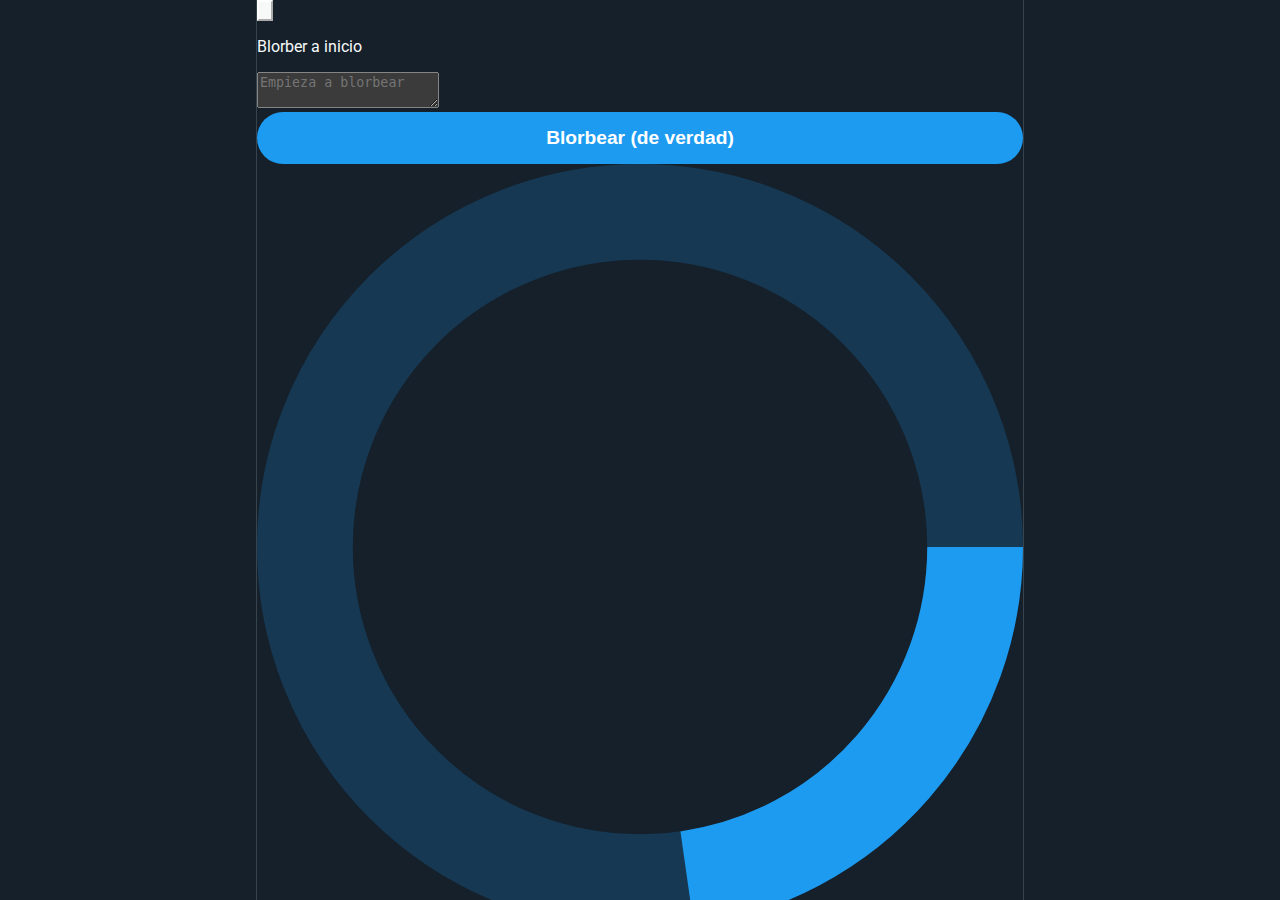
<file: comunidad.html>
<!DOCTYPE html>
<html prefix="og: https://ogp.me/ns#">
<head>
<meta charset="utf-8">
<link rel="stylesheet" href="css_base.css" type="text/css">
<link rel="stylesheet" href="css_inicio.css" type="text/css">
<link rel="stylesheet" href="css_buttoncolors.css" type="text/css">
<link rel="stylesheet" href="css_overlay.css" type="text/css">
<style>
.profile_img{
    background-image: url(./media/default.png);
</style>
<script
    src="https://code.jquery.com/jquery-3.3.1.js"
    integrity="sha256-2Kok7MbOyxpgUVvAk/HJ2jigOSYS2auK4Pfzbm7uH60="
    crossorigin="anonymous">
</script>
<link rel="shortcut icon" href="[data-uri]">
<title>Eris' Blorbs</title>
<meta content="width=device-width, initial-scale=1" name="viewport" />
<meta name="twitter:card" content="summary" />
<meta name="twitter:site" content="is-por.github.io" />
<meta property="og:title" content="Comunidad" />
<meta property="og:description" content="¡Vuestros blorbs también importan!" />
<meta property="og:image" content="https://is-por.github.io/media/newlogo.png" />
</head>
<body>
<div style="height: 0; width: 0">
<svg>
	<defs>
	<mask id="face">
	<rect fill="white" height="100%" width="100%"/>
	<rect fill="black" height="4.43" rx="0.58" ry="0.58" width="1.87" x="10.86" y="4.04"/>
	<rect fill="black" height="4.43" rx="0.58" ry="0.58" width="1.87" x="4.26" y="4.04"/>
	<path d="m4.66,11.64s1.03,1.84 3.82,1.84s4,-1.84 4,-1.84l-7.82,0z" fill="black" stroke-width="0"/>
	</mask>
	</defs>
</svg>
</div>
<div class="container left" id="container_left">
</div>
<div class="container main">
<div class="topbar">
<a href="index.html"><button>
<svg viewBox="0 0 24 24" ><path d="M7.414 13l5.043 5.04-1.414 1.42L3.586 12l7.457-7.46 1.414 1.42L7.414 11H21v2H7.414z"></path></svg>
</button></a>
<p>Blorber a inicio</p>
</div>
<div class="topbar botbar" id="bottom_menu"></div>
<div class="compose_block">
	<form id="post_form">
	<div style="height:70%;"><textarea name="texto" maxlength="280" placeholder="Empieza a blorbear" required></textarea></div>
	<button  type="submit" class="commit_button" id="submit_blorb">Blorbear (de verdad)</button>
	</form>
</div>
<div id="timeline">
<div class="post_block" id="loading_block">
	<svg class="spinner" height="100%" viewBox="0 0 32 32" width="100%">
		<circle cx="16" cy="16" fill="none" r="14" stroke-width="4" style="stroke: rgb(29, 155, 240);opacity: 0.2;"></circle>
		<circle cx="16" cy="16" fill="none" r="14" stroke-width="4" style="stroke: rgb(29, 155, 240);stroke-dasharray: 80;stroke-dashoffset: 60;"></circle>
	</svg>
</div>

<div class="post_block" style="display:none;">
	
		<div class="post_upper">
		<div class="profile_mini_block">
			<div class="profile_img "></div>
		</div>
		<div class="post_right_block" >
			<p class="default-text"><b class="white-text display_name">anonimo</b>
			· <span class="user_name">anon56561516</span> · <span class="date">2024-03-22</span></p>
			<p class="tweet_content">
			</p>
			<div class="tweet_images">
			</div>
			</div>
		</div>
		<div class="footer_post default-text">
		<table style="width: 100%;">
		<tr>
			<td><button  aria-label="Impresiones"><svg viewBox="0 0 30 30"><path d="m23.27,12.02l-2.09,0c-0.35,0 -0.63,0.39 -0.63,0.87l0,10.17c0,0.48 0.28,0.87 0.63,0.87l2.09,0c0.35,0 0.63,-0.39 0.63,-0.87l0,-10.17c0,-0.48 -0.28,-0.87 -0.63,-0.87z"/>
			<path d="m16.47,17.69l-2.09,0c-0.35,0 -0.63,0.28 -0.63,0.63l0,4.98c0,0.35 0.28,0.63 0.63,0.63l2.09,0c0.35,0 0.63,-0.28 0.63,-0.63l0,-4.98c0,-0.35 -0.28,-0.63 -0.63,-0.63z"/>
			<path d="m2.75,15.29l-2.09,0c-0.35,0 -0.63,0.28 -0.63,0.63l0,7.37c0,0.35 0.28,0.63 0.63,0.63l2.09,0c0.35,0 0.63,-0.28 0.63,-0.63l0,-7.37c0,-0.35 -0.28,-0.63 -0.63,-0.63z"/>
			<path d="m9.6,4.94l-2.09,0c-0.35,0 -0.63,0.45 -0.63,1.01l0,16.92c0,0.56 0.28,1.01 0.63,1.01l2.09,0c0.35,0 0.63,-0.45 0.63,-1.01l0,-16.92c0,-0.56 -0.28,-1.01 -0.63,-1.01z"/></svg><p class="engagement_number"></p></button></td>
			
			<td><button  aria-label="Responder"><svg viewBox="0 0 24 24"><path d="M1.751 10c0-4.42 3.584-8 8.005-8h4.366c4.49 0 8.129 3.64 8.129 8.13 0 2.96-1.607 5.68-4.196 7.11l-8.054 4.46v-3.69h-.067c-4.49.1-8.183-3.51-8.183-8.01zm8.005-6c-3.317 0-6.005 2.69-6.005 6 0 3.37 2.77 6.08 6.138 6.01l.351-.01h1.761v2.3l5.087-2.81c1.951-1.08 3.163-3.13 3.163-5.36 0-3.39-2.744-6.13-6.129-6.13H9.756z"></path></svg><p class="engagement_number"></p></button></td>
			
			<td><button onclick="engagement_button(this)" aria-label="Reblorbear" class="green"><svg viewBox="0 0 24 24"><path d="M4.5 3.88l4.432 4.14-1.364 1.46L5.5 7.55V16c0 1.1.896 2 2 2H13v2H7.5c-2.209 0-4-1.79-4-4V7.55L1.432 9.48.068 8.02 4.5 3.88zM16.5 6H11V4h5.5c2.209 0 4 1.79 4 4v8.45l2.068-1.93 1.364 1.46-4.432 4.14-4.432-4.14 1.364-1.46 2.068 1.93V8c0-1.1-.896-2-2-2z"></path></svg><p class="engagement_number"></p></button></td>
			
			<td><button onclick="engagement_button(this)" aria-label="Me gusta" class="red"><svg class="fillable_form" viewBox="0 0 24 24"><path d="M20.884 13.19c-1.351 2.48-4.001 5.12-8.379 7.67l-.503.3-.504-.3c-4.379-2.55-7.029-5.19-8.382-7.67-1.36-2.5-1.41-4.86-.514-6.67.887-1.79 2.647-2.91 4.601-3.01 1.651-.09 3.368.56 4.798 2.01 1.429-1.45 3.146-2.1 4.796-2.01 1.954.1 3.714 1.22 4.601 3.01.896 1.81.846 4.17-.514 6.67z"></path></svg><p class="engagement_number"></p></button></td>
			
			<td><button onclick="engagement_button(this)" aria-label="Marcador" ><svg class="fillable_form" viewBox="0 0 24 24"><path d="M4 4.5C4 3.12 5.119 2 6.5 2h11C18.881 2 20 3.12 20 4.5v18.44l-8-5.71-8 5.71V4.5z"></path></svg><p class="engagement_number"></p></button></td>
			
			<td><button onclick="engagement_button(this)" aria-label="Favorito" class="yellow"><svg class="fillable_form" viewBox="0 0 24 24">  <path d="M11.0137 2.76683C11.379 1.89022 12.6208 1.89022 12.9861 2.76683L14.9102 7.38462C15.0654 7.75726 15.4295 8 15.8332 8H20.893C21.8234 8 22.2893 9.12483 21.6314 9.78268L17.5391 13.875C17.2823 14.1318 17.185 14.5076 17.2847 14.8568L18.9076 20.5369C19.1816 21.496 18.1122 22.2767 17.2822 21.7234L12.5546 18.5716C12.2187 18.3477 11.7811 18.3477 11.4452 18.5717L6.72544 21.7182C5.89284 22.2732 4.81988 21.49 5.09479 20.5279L6.71509 14.8568C6.81486 14.5076 6.71747 14.1318 6.46068 13.875L2.38859 9.8029C1.72328 9.13758 2.19448 8 3.13538 8H8.16658C8.57028 8 8.93438 7.75726 9.08965 7.38462L11.0137 2.76683Z"></path> </svg><p class="engagement_number"></p></button></td>
						
			<td><button onclick="engagement_button(this)" aria-label="Upvote" class="orange"><svg class="fillable_form" viewBox="0 0 24 24"><path d="M4 14h4v7a1 1 0 0 0 1 1h6a1 1 0 0 0 1-1v-7h4a1.001 1.001 0 0 0 .781-1.625l-8-10c-.381-.475-1.181-.475-1.562 0l-8 10A1.001 1.001 0 0 0 4 14z"></svg><p class="engagement_number"></p></button></td>
			
			<td><button onclick="engagement_button(this)" aria-label="Downvote" class="violet"><svg class="fillable_form" viewBox="0 0 24 24"><path d="M20.901 10.566A1.001 1.001 0 0 0 20 10h-4V3a1 1 0 0 0-1-1H9a1 1 0 0 0-1 1v7H4a1.001 1.001 0 0 0-.781 1.625l8 10a1 1 0 0 0 1.562 0l8-10c.24-.301.286-.712.12-1.059z"></path><p class="engagement_number"></p></button></td>
			
			<td><button onclick="engagement_button(this)" aria-label="Muérete" class="gray"><svg viewBox="0 0 28 28" style="margin: -4px 0;"><path d="M 24.734375 5.867188 C 24.382813 5.875 24.023438 5.9375 23.683594 6.050781 C 21.597656 6.746094 20.378906 8.320313 19.714844 9.511719 C 19.113281 9.195313 18.433594 9 17.699219 9 L 17.300781 9 L 15.699219 10.597656 C 14.398438 10 13.097656 9.800781 11.597656 10 C 7.800781 10.300781 4.5 13.5 4.101563 17.402344 C 3.800781 20 4.699219 22.601563 6.5 24.5 C 8.101563 26.101563 10.300781 27 12.5 27 C 12.898438 27 13.199219 27 13.597656 26.902344 C 17.5 26.402344 20.597656 23.300781 21.097656 19.300781 C 21.199219 17.800781 21 16.398438 20.5 15.199219 L 22 13.699219 L 22 13.300781 C 22 12.398438 21.730469 11.5625 21.265625 10.875 C 21.707031 9.984375 22.652344 8.503906 24.316406 7.949219 C 25.050781 7.703125 25.441406 7.84375 25.671875 8.242188 C 25.90625 8.636719 26.023438 9.714844 25.105469 11.550781 C 24.386719 12.894531 22.203125 16.621094 23.769531 22.375 L 21 22.699219 L 23.597656 24 L 21.597656 26.800781 L 24.699219 25.097656 L 25.902344 26.800781 L 25.902344 24.597656 L 29.097656 25.699219 L 27 23.597656 L 28.699219 22.300781 L 26.5 22.300781 L 26.5 18 L 25.355469 20.34375 C 24.625 16.171875 26.15625 13.835938 26.882813 12.46875 C 26.886719 12.464844 26.890625 12.457031 26.894531 12.449219 C 27.976563 10.285156 28.144531 8.511719 27.402344 7.234375 C 27.03125 6.597656 26.441406 6.1875 25.777344 5.992188 C 25.445313 5.898438 25.089844 5.855469 24.734375 5.867188 Z M 18.097656 11 C 19 11.199219 19.800781 11.902344 20 12.902344 L 19.097656 13.800781 C 18.097656 13.699219 17.300781 12.902344 17.199219 11.902344 Z M 12.597656 11.902344 C 13.597656 11.902344 14.5 12.097656 15.300781 12.597656 C 15.699219 14.199219 16.898438 15.398438 18.5 15.699219 C 19 16.699219 19.199219 17.800781 19.097656 19.097656 C 18.800781 22.097656 16.300781 24.601563 13.402344 24.902344 C 11.402344 25.101563 9.398438 24.5 8 23 C 6.601563 21.601563 5.898438 19.597656 6.101563 17.597656 C 6.398438 14.699219 8.902344 12.199219 11.800781 12 C 12.101563 12 12.398438 11.902344 12.597656 11.902344 Z"></path></svg><p class="engagement_number"></p></button></td>
			
			<td><button onclick="engagement_button(this)" aria-label="Yeah!" class="greenb">
			<svg viewBox="0 0 24 24" width="24" height="24">
			  <path d="m2.74,23.68l1.93,-7.74c-2.78,-1.42 -4.56,-4.32 -4.56,-7.46c0,-4.62 3.76,-8.39 8.39,-8.39s8.39,3.76 8.39,8.39c0,3.11 -1.75,5.99 -4.5,7.44l1.94,7.85l-11.58,0l0,-0.06l0,0l0,-0.01l0,-0.01l-0.01,-0.01z"  mask="url(#face)"/>
			  <path d="m17.03,23.72c-0.54,0 -0.98,-0.44 -0.98,-0.98l0,-2.74l-2.74,0c-0.54,0 -0.98,-0.44 -0.98,-0.98l0,-2.07c0,-0.54 0.44,-0.98 0.98,-0.98l2.74,0l0,-2.74c0,-0.54 0.44,-0.98 0.98,-0.98l2.07,0c0.54,0 0.98,0.44 0.98,0.98l0,2.74l2.74,0c0.54,0 0.98,0.44 0.98,0.98l0,2.07c0,0.54 -0.44,0.98 -0.98,0.98l-2.74,0l0,2.74c0,0.54 -0.44,0.98 -0.98,0.98l-2.07,0z" />
				</svg><p class="engagement_number"></p></button></td>
			
			<td style="display:flex;"><button onclick="engagement_button(this)" aria-label="Y la de trabajar te la sabes" class="brown" style="margin-right:25px;"><svg viewBox="0 0 24 24"><path d="M19.5 6H17V4.5C17 3.12 15.88 2 14.5 2h-5C8.12 2 7 3.12 7 4.5V6H4.5C3.12 6 2 7.12 2 8.5v10C2 19.88 3.12 21 4.5 21h15c1.38 0 2.5-1.12 2.5-2.5v-10C22 7.12 20.88 6 19.5 6zM9 4.5c0-.28.23-.5.5-.5h5c.28 0 .5.22.5.5V6H9V4.5zm11 14c0 .28-.22.5-.5.5h-15c-.27 0-.5-.22-.5-.5v-3.04c.59.35 1.27.54 2 .54h5v1h2v-1h5c.73 0 1.41-.19 2-.54v3.04zm0-6.49c0 1.1-.9 1.99-2 1.99h-5v-1h-2v1H6c-1.1 0-2-.9-2-2V8.5c0-.28.23-.5.5-.5h15c.28 0 .5.22.5.5v3.51z"></path></svg><p class="engagement_number"></p></button>
			
			<button aria-label="Compartir" style="margin-right:5px;"><svg viewBox="0 0 24 24"><path d="M12 2.59l5.7 5.7-1.41 1.42L13 6.41V16h-2V6.41l-3.3 3.3-1.41-1.42L12 2.59zM21 15l-.02 3.51c0 1.38-1.12 2.49-2.5 2.49H5.5C4.11 21 3 19.88 3 18.5V15h2v3.5c0 .28.22.5.5.5h12.98c.28 0 .5-.22.5-.5L19 15h2z"></path></svg></button></td>
		</tr>
		</table>
		
		</div>
		
	</div>
	
</div>
</div>

<div class="container right" id="container_right">
</div>

<div id="overlay">

</div>
</body>
<script src="js/functions.js"></script>
<script src="js/timeline.js"></script>
</html>
</file>
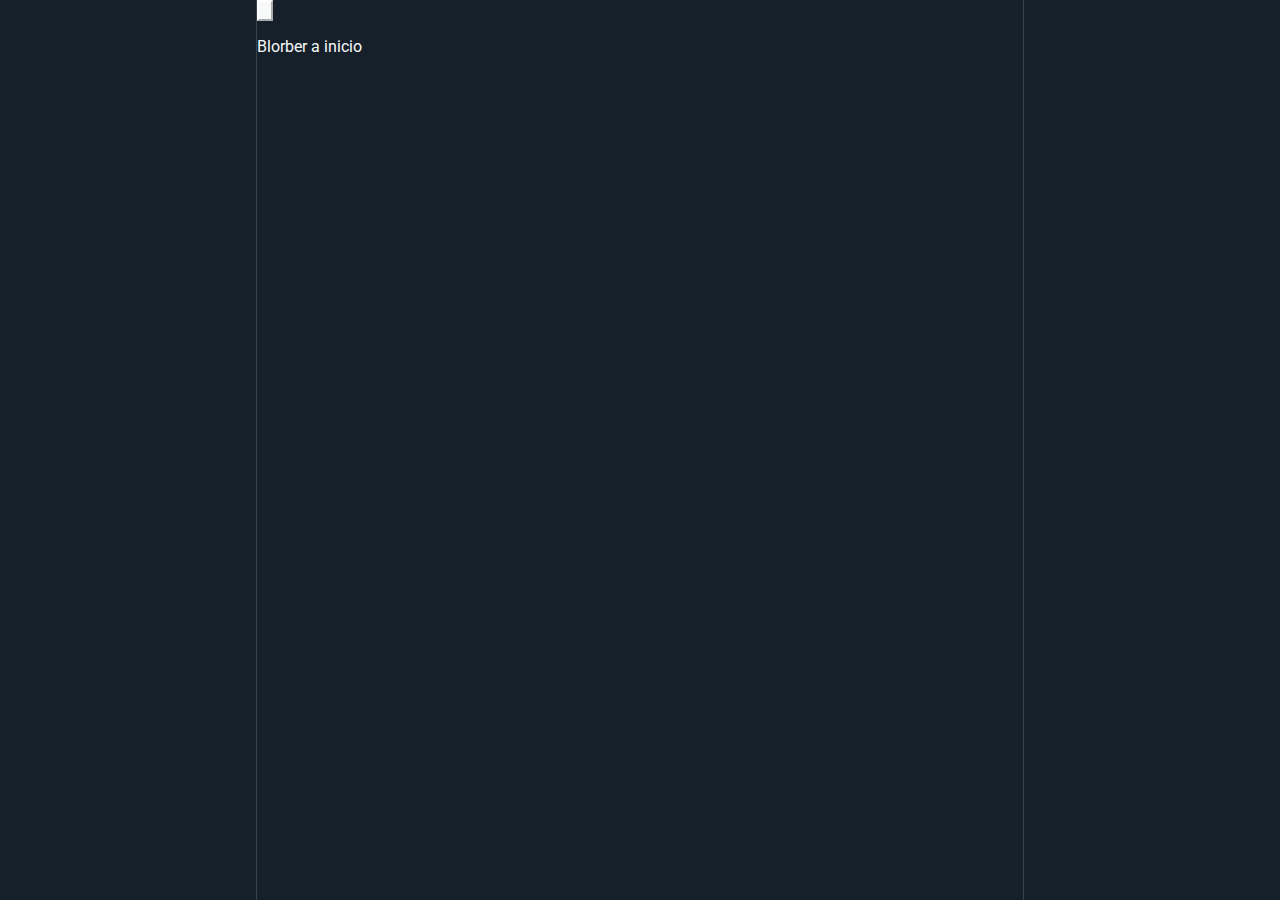
<file: downloads.html>
<!DOCTYPE html>
<html prefix="og: https://ogp.me/ns#">
<head>
<meta charset="utf-8">
<link rel="stylesheet" href="css_base.css" type="text/css">
<link rel="stylesheet" href="css_inicio.css" type="text/css">
<link rel="stylesheet" href="css_buttoncolors.css" type="text/css">
<link rel="stylesheet" href="css_downloads.css" type="text/css">
<link rel="alternate" type="application/rss+xml" title="Eris' Blorbs" href="./feed.xml" />
<script
    src="https://code.jquery.com/jquery-3.3.1.js"
    integrity="sha256-2Kok7MbOyxpgUVvAk/HJ2jigOSYS2auK4Pfzbm7uH60="
    crossorigin="anonymous">
</script>
<link rel="shortcut icon" href="[data-uri]">
<title>Eris' Blorbs</title>
<meta content="width=device-width, initial-scale=1" name="viewport" />
<meta name="twitter:card" content="summary" />
<meta name="twitter:site" content="is-por.github.io" />
<meta property="og:title" content="Eris' Blorbs" />
<meta property="og:description" content="Solo una web tonta donde comparto lo que pienso. Definitivamente no es tuiter." />
<meta property="og:image" content="https://is-por.github.io/media/profile.jpg" />
</head>
<body>
<div style="height: 0; width: 0">
<svg>
	<defs>
	<mask id="face">
	<rect fill="white" height="100%" width="100%"/>
	<rect fill="black" height="4.43" rx="0.58" ry="0.58" width="1.87" x="10.86" y="4.04"/>
	<rect fill="black" height="4.43" rx="0.58" ry="0.58" width="1.87" x="4.26" y="4.04"/>
	<path d="m4.66,11.64s1.03,1.84 3.82,1.84s4,-1.84 4,-1.84l-7.82,0z" fill="black" stroke-width="0"/>
	</mask>
	</defs>
</svg>
</div>
<div class="container left" id="container_left">
</div>

<div class="container main">

	<div class="topbar">
		<a href="index.html"><button>
		<svg viewBox="0 0 24 24" ><path d="M7.414 13l5.043 5.04-1.414 1.42L3.586 12l7.457-7.46 1.414 1.42L7.414 11H21v2H7.414z"></path></svg>
		</button></a>
	<p>Blorber a inicio</p>
	</div>

	<div class="topbar botbar" id="bottom_menu">
	</div>
		
	<div id="downloads_block">
		<div class="download_item" style="display:none;">
			<div></div>
			<h3 class="download_title">Test</h3>
		</div>
	</div>
</div>

<div class="container right" id="container_right">
</div>

<div id="overlay"></div>
</body>
<script src="js/functions.js"></script>
<script src="js/downloads.js"></script>
</html>
</file>
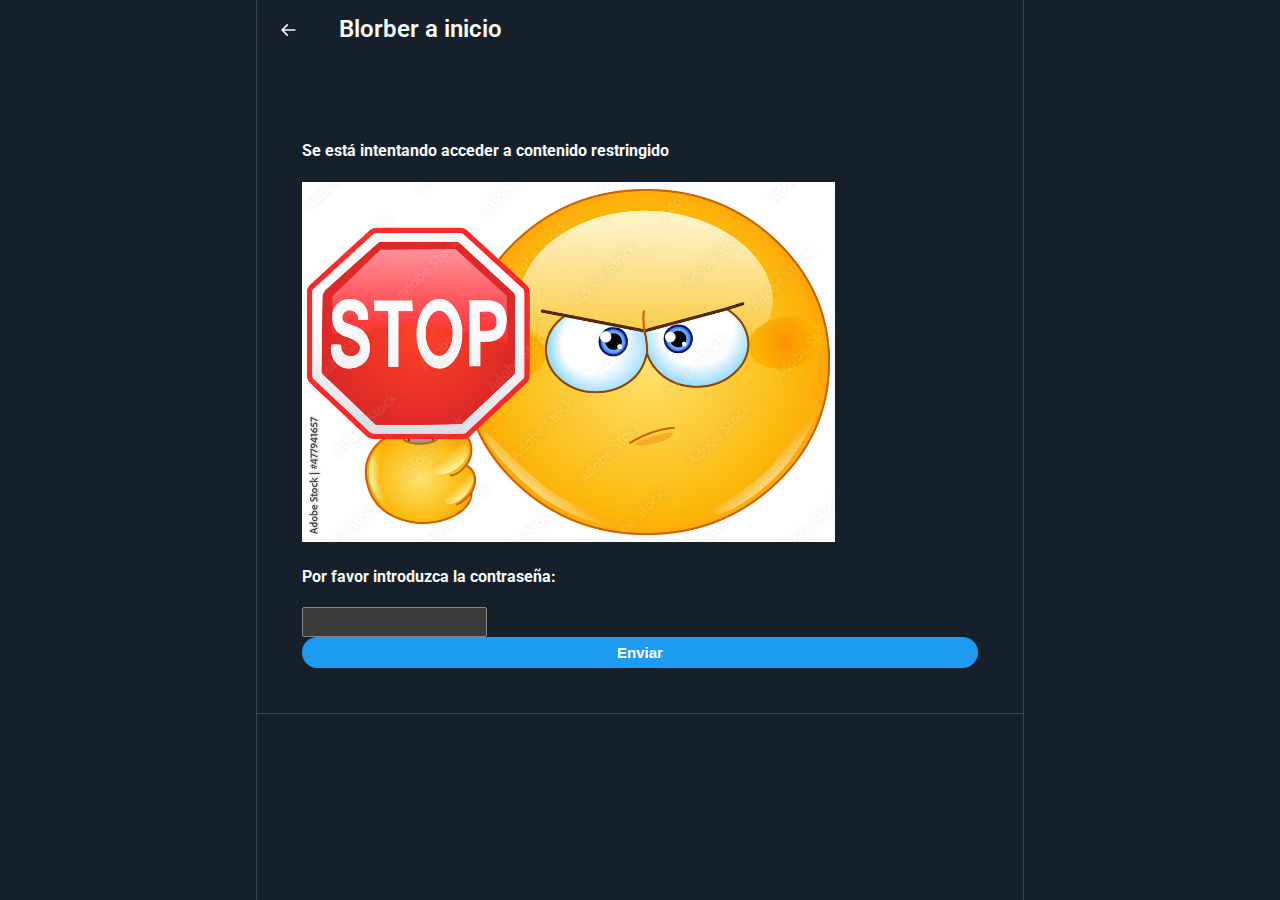
<file: dreams.html>
<!DOCTYPE html>
<html prefix="og: https://ogp.me/ns#">
<head>
<meta charset="utf-8">
<link rel="stylesheet" href="css_base.css" type="text/css">
<link rel="stylesheet" href="css_inicio.css" type="text/css">
<link rel="stylesheet" href="css_buttoncolors.css" type="text/css">
<link rel="stylesheet" href="css_tweet.css" type="text/css">
<link rel="alternate" type="application/rss+xml" title="Eris' Blorbs" href="./feed.xml" />
<script
    src="https://code.jquery.com/jquery-3.3.1.js"
    integrity="sha256-2Kok7MbOyxpgUVvAk/HJ2jigOSYS2auK4Pfzbm7uH60="
    crossorigin="anonymous">
</script>
<link rel="shortcut icon" href="[data-uri]">
<title>Eris' Blorbs</title>
<meta content="width=device-width, initial-scale=1" name="viewport" />
<meta name="twitter:card" content="summary" />
<meta name="twitter:site" content="is-por.github.io" />
<meta property="og:title" content="Eris' Blorbs" />
<meta property="og:description" content="Solo una web tonta donde comparto lo que pienso. Definitivamente no es tuiter." />
<meta property="og:image" content="https://is-por.github.io/media/profile.jpg" />
</head>
<body>
<div style="height: 0; width: 0">
<svg>
	<defs>
	<mask id="face">
	<rect fill="white" height="100%" width="100%"/>
	<rect fill="black" height="4.43" rx="0.58" ry="0.58" width="1.87" x="10.86" y="4.04"/>
	<rect fill="black" height="4.43" rx="0.58" ry="0.58" width="1.87" x="4.26" y="4.04"/>
	<path d="m4.66,11.64s1.03,1.84 3.82,1.84s4,-1.84 4,-1.84l-7.82,0z" fill="black" stroke-width="0"/>
	</mask>
	</defs>
</svg>
</div>
<div class="container left" id="container_left">
</div>

<div class="container main">

<div class="topbar">
	<a href="index.html"><button>
	<svg viewBox="0 0 24 24" ><path d="M7.414 13l5.043 5.04-1.414 1.42L3.586 12l7.457-7.46 1.414 1.42L7.414 11H21v2H7.414z"></path></svg>
	</button></a>
<p>Blorber a inicio</p>
</div>

<div class="topbar botbar" id="bottom_menu">
</div>

<div id="password" class="post_block" style="padding: 0 5vh 5vh;">
<h4>Se está intentando acceder a contenido restringido</h4>
<img src="media/stop.jpg" style="max-height: 40vh;max-width: 100%;">
<h4>Por favor introduzca la contraseña:</h4>
<input type="text" id="password_text" name="Contraseña" style="min-height: 1.8em;margin-right: 15px;vertical-align: middle;">
<button id="password_submit" class="commit_button" style="min-height: 1em;min-width: 120px;vertical-align: middle;font-size: 15px;font-weight: 600;padding: 5px;">Enviar</button>
</div>
<div id="timeline">
<div class="post_block" id="loading_block" style="display:none;">
	<svg class="spinner" height="100%" viewBox="0 0 32 32" width="100%">
		<circle cx="16" cy="16" fill="none" r="14" stroke-width="4" style="stroke: rgb(240, 114, 29);opacity: 0.2;"></circle>
		<circle cx="16" cy="16" fill="none" r="14" stroke-width="4" style="stroke: rgb(240, 114, 29);stroke-dasharray: 80;stroke-dashoffset: 60;"></circle>
	</svg>
</div>
	
<div class="post_block" style="display:none;">
	<div style="width:100%; display:flex;">
	<div class="profile_mini_block">
		<div class="profile_img "></div>
	</div>
	<p class="default-text" style="margin-left: 10px;"><b class="white-text display_name">Eris (cansada de vuestras mierdas)</b>
	<svg viewBox="0 0 22 22" class="verified icon"><path d="M20.396 11c-.018-.646-.215-1.275-.57-1.816-.354-.54-.852-.972-1.438-1.246.223-.607.27-1.264.14-1.897-.131-.634-.437-1.218-.882-1.687-.47-.445-1.053-.75-1.687-.882-.633-.13-1.29-.083-1.897.14-.273-.587-.704-1.086-1.245-1.44S11.647 1.62 11 1.604c-.646.017-1.273.213-1.813.568s-.969.854-1.24 1.44c-.608-.223-1.267-.272-1.902-.14-.635.13-1.22.436-1.69.882-.445.47-.749 1.055-.878 1.688-.13.633-.08 1.29.144 1.896-.587.274-1.087.705-1.443 1.245-.356.54-.555 1.17-.574 1.817.02.647.218 1.276.574 1.817.356.54.856.972 1.443 1.245-.224.606-.274 1.263-.144 1.896.13.634.433 1.218.877 1.688.47.443 1.054.747 1.687.878.633.132 1.29.084 1.897-.136.274.586.705 1.084 1.246 1.439.54.354 1.17.551 1.816.569.647-.016 1.276-.213 1.817-.567s.972-.854 1.245-1.44c.604.239 1.266.296 1.903.164.636-.132 1.22-.447 1.68-.907.46-.46.776-1.044.908-1.681s.075-1.299-.165-1.903c.586-.274 1.084-.705 1.439-1.246.354-.54.551-1.17.569-1.816zM9.662 14.85l-3.429-3.428 1.293-1.302 2.072 2.072 4.4-4.794 1.347 1.246z"></path></svg>
	<svg viewBox="0 0 22 22" class="verified icon"><path d="M20.396 11c-.018-.646-.215-1.275-.57-1.816-.354-.54-.852-.972-1.438-1.246.223-.607.27-1.264.14-1.897-.131-.634-.437-1.218-.882-1.687-.47-.445-1.053-.75-1.687-.882-.633-.13-1.29-.083-1.897.14-.273-.587-.704-1.086-1.245-1.44S11.647 1.62 11 1.604c-.646.017-1.273.213-1.813.568s-.969.854-1.24 1.44c-.608-.223-1.267-.272-1.902-.14-.635.13-1.22.436-1.69.882-.445.47-.749 1.055-.878 1.688-.13.633-.08 1.29.144 1.896-.587.274-1.087.705-1.443 1.245-.356.54-.555 1.17-.574 1.817.02.647.218 1.276.574 1.817.356.54.856.972 1.443 1.245-.224.606-.274 1.263-.144 1.896.13.634.433 1.218.877 1.688.47.443 1.054.747 1.687.878.633.132 1.29.084 1.897-.136.274.586.705 1.084 1.246 1.439.54.354 1.17.551 1.816.569.647-.016 1.276-.213 1.817-.567s.972-.854 1.245-1.44c.604.239 1.266.296 1.903.164.636-.132 1.22-.447 1.68-.907.46-.46.776-1.044.908-1.681s.075-1.299-.165-1.903c.586-.274 1.084-.705 1.439-1.246.354-.54.551-1.17.569-1.816zM9.662 14.85l-3.429-3.428 1.293-1.302 2.072 2.072 4.4-4.794 1.347 1.246z"></path></svg>
	<svg viewBox="0 0 22 22" class="verified icon"><path d="M20.396 11c-.018-.646-.215-1.275-.57-1.816-.354-.54-.852-.972-1.438-1.246.223-.607.27-1.264.14-1.897-.131-.634-.437-1.218-.882-1.687-.47-.445-1.053-.75-1.687-.882-.633-.13-1.29-.083-1.897.14-.273-.587-.704-1.086-1.245-1.44S11.647 1.62 11 1.604c-.646.017-1.273.213-1.813.568s-.969.854-1.24 1.44c-.608-.223-1.267-.272-1.902-.14-.635.13-1.22.436-1.69.882-.445.47-.749 1.055-.878 1.688-.13.633-.08 1.29.144 1.896-.587.274-1.087.705-1.443 1.245-.356.54-.555 1.17-.574 1.817.02.647.218 1.276.574 1.817.356.54.856.972 1.443 1.245-.224.606-.274 1.263-.144 1.896.13.634.433 1.218.877 1.688.47.443 1.054.747 1.687.878.633.132 1.29.084 1.897-.136.274.586.705 1.084 1.246 1.439.54.354 1.17.551 1.816.569.647-.016 1.276-.213 1.817-.567s.972-.854 1.245-1.44c.604.239 1.266.296 1.903.164.636-.132 1.22-.447 1.68-.907.46-.46.776-1.044.908-1.681s.075-1.299-.165-1.903c.586-.274 1.084-.705 1.439-1.246.354-.54.551-1.17.569-1.816zM9.662 14.85l-3.429-3.428 1.293-1.302 2.072 2.072 4.4-4.794 1.347 1.246z"></path></svg>
	<svg viewBox="0 0 22 22" class="verified icon"><path d="M20.396 11c-.018-.646-.215-1.275-.57-1.816-.354-.54-.852-.972-1.438-1.246.223-.607.27-1.264.14-1.897-.131-.634-.437-1.218-.882-1.687-.47-.445-1.053-.75-1.687-.882-.633-.13-1.29-.083-1.897.14-.273-.587-.704-1.086-1.245-1.44S11.647 1.62 11 1.604c-.646.017-1.273.213-1.813.568s-.969.854-1.24 1.44c-.608-.223-1.267-.272-1.902-.14-.635.13-1.22.436-1.69.882-.445.47-.749 1.055-.878 1.688-.13.633-.08 1.29.144 1.896-.587.274-1.087.705-1.443 1.245-.356.54-.555 1.17-.574 1.817.02.647.218 1.276.574 1.817.356.54.856.972 1.443 1.245-.224.606-.274 1.263-.144 1.896.13.634.433 1.218.877 1.688.47.443 1.054.747 1.687.878.633.132 1.29.084 1.897-.136.274.586.705 1.084 1.246 1.439.54.354 1.17.551 1.816.569.647-.016 1.276-.213 1.817-.567s.972-.854 1.245-1.44c.604.239 1.266.296 1.903.164.636-.132 1.22-.447 1.68-.907.46-.46.776-1.044.908-1.681s.075-1.299-.165-1.903c.586-.274 1.084-.705 1.439-1.246.354-.54.551-1.17.569-1.816zM9.662 14.85l-3.429-3.428 1.293-1.302 2.072 2.072 4.4-4.794 1.347 1.246z"></path></svg>
	· <span class="user_name">@ispor1</span> · <span class="date">2024-03-21</span></p>	
	</div>
		<div class="post_right_block" >
			
			<p class="tweet_content">si estás viendo esto es que se ha roto la web 
			<br/><br/>upsie :p
			</p>
			<div class="tweet_images">
			</div>
			<div class="footer_post default-text">
			<table style="width: 100%;">
			<tr>
				<td><button  aria-label="Impresiones"><svg viewBox="0 0 30 30"><path d="m23.27,12.02l-2.09,0c-0.35,0 -0.63,0.39 -0.63,0.87l0,10.17c0,0.48 0.28,0.87 0.63,0.87l2.09,0c0.35,0 0.63,-0.39 0.63,-0.87l0,-10.17c0,-0.48 -0.28,-0.87 -0.63,-0.87z"/>
				<path d="m16.47,17.69l-2.09,0c-0.35,0 -0.63,0.28 -0.63,0.63l0,4.98c0,0.35 0.28,0.63 0.63,0.63l2.09,0c0.35,0 0.63,-0.28 0.63,-0.63l0,-4.98c0,-0.35 -0.28,-0.63 -0.63,-0.63z"/>
				<path d="m2.75,15.29l-2.09,0c-0.35,0 -0.63,0.28 -0.63,0.63l0,7.37c0,0.35 0.28,0.63 0.63,0.63l2.09,0c0.35,0 0.63,-0.28 0.63,-0.63l0,-7.37c0,-0.35 -0.28,-0.63 -0.63,-0.63z"/>
				<path d="m9.6,4.94l-2.09,0c-0.35,0 -0.63,0.45 -0.63,1.01l0,16.92c0,0.56 0.28,1.01 0.63,1.01l2.09,0c0.35,0 0.63,-0.45 0.63,-1.01l0,-16.92c0,-0.56 -0.28,-1.01 -0.63,-1.01z"/></svg><p class="engagement_number"></p></button></td>
				
				<td><button  aria-label="Responder"><svg viewBox="0 0 24 24"><path d="M1.751 10c0-4.42 3.584-8 8.005-8h4.366c4.49 0 8.129 3.64 8.129 8.13 0 2.96-1.607 5.68-4.196 7.11l-8.054 4.46v-3.69h-.067c-4.49.1-8.183-3.51-8.183-8.01zm8.005-6c-3.317 0-6.005 2.69-6.005 6 0 3.37 2.77 6.08 6.138 6.01l.351-.01h1.761v2.3l5.087-2.81c1.951-1.08 3.163-3.13 3.163-5.36 0-3.39-2.744-6.13-6.129-6.13H9.756z"></path></svg><p class="engagement_number"></p></button></td>
				
				<td><button onclick="engagement_button(this)" aria-label="Reblorbear" class="green"><svg viewBox="0 0 24 24"><path d="M4.5 3.88l4.432 4.14-1.364 1.46L5.5 7.55V16c0 1.1.896 2 2 2H13v2H7.5c-2.209 0-4-1.79-4-4V7.55L1.432 9.48.068 8.02 4.5 3.88zM16.5 6H11V4h5.5c2.209 0 4 1.79 4 4v8.45l2.068-1.93 1.364 1.46-4.432 4.14-4.432-4.14 1.364-1.46 2.068 1.93V8c0-1.1-.896-2-2-2z"></path></svg><p class="engagement_number"></p></button></td>
				
				<td><button onclick="engagement_button(this)" aria-label="Me gusta" class="red"><svg class="fillable_form" viewBox="0 0 24 24"><path d="M20.884 13.19c-1.351 2.48-4.001 5.12-8.379 7.67l-.503.3-.504-.3c-4.379-2.55-7.029-5.19-8.382-7.67-1.36-2.5-1.41-4.86-.514-6.67.887-1.79 2.647-2.91 4.601-3.01 1.651-.09 3.368.56 4.798 2.01 1.429-1.45 3.146-2.1 4.796-2.01 1.954.1 3.714 1.22 4.601 3.01.896 1.81.846 4.17-.514 6.67z"></path></svg><p class="engagement_number"></p></button></td>
				
				<td><button onclick="engagement_button(this)" aria-label="Marcador" ><svg class="fillable_form" viewBox="0 0 24 24"><path d="M4 4.5C4 3.12 5.119 2 6.5 2h11C18.881 2 20 3.12 20 4.5v18.44l-8-5.71-8 5.71V4.5z"></path></svg><p class="engagement_number"></p></button></td>
				
				<td><button onclick="engagement_button(this)" aria-label="Favorito" class="yellow"><svg class="fillable_form" viewBox="0 0 24 24">  <path d="M11.0137 2.76683C11.379 1.89022 12.6208 1.89022 12.9861 2.76683L14.9102 7.38462C15.0654 7.75726 15.4295 8 15.8332 8H20.893C21.8234 8 22.2893 9.12483 21.6314 9.78268L17.5391 13.875C17.2823 14.1318 17.185 14.5076 17.2847 14.8568L18.9076 20.5369C19.1816 21.496 18.1122 22.2767 17.2822 21.7234L12.5546 18.5716C12.2187 18.3477 11.7811 18.3477 11.4452 18.5717L6.72544 21.7182C5.89284 22.2732 4.81988 21.49 5.09479 20.5279L6.71509 14.8568C6.81486 14.5076 6.71747 14.1318 6.46068 13.875L2.38859 9.8029C1.72328 9.13758 2.19448 8 3.13538 8H8.16658C8.57028 8 8.93438 7.75726 9.08965 7.38462L11.0137 2.76683Z"></path> </svg><p class="engagement_number"></p></button></td>
								
				<td><button onclick="engagement_button(this)" aria-label="Upvote" class="orange"><svg class="fillable_form" viewBox="0 0 24 24"><path d="M4 14h4v7a1 1 0 0 0 1 1h6a1 1 0 0 0 1-1v-7h4a1.001 1.001 0 0 0 .781-1.625l-8-10c-.381-.475-1.181-.475-1.562 0l-8 10A1.001 1.001 0 0 0 4 14z"></svg><p class="engagement_number"></p></button></td>
				
				<td><button onclick="engagement_button(this)" aria-label="Downvote" class="violet"><svg class="fillable_form" viewBox="0 0 24 24"><path d="M20.901 10.566A1.001 1.001 0 0 0 20 10h-4V3a1 1 0 0 0-1-1H9a1 1 0 0 0-1 1v7H4a1.001 1.001 0 0 0-.781 1.625l8 10a1 1 0 0 0 1.562 0l8-10c.24-.301.286-.712.12-1.059z"></path><p class="engagement_number"></p></button></td>
				
				<td><button onclick="engagement_button(this)" aria-label="Muérete" class="gray"><svg viewBox="0 0 28 28" style="margin: -4px 0;"><path d="M 24.734375 5.867188 C 24.382813 5.875 24.023438 5.9375 23.683594 6.050781 C 21.597656 6.746094 20.378906 8.320313 19.714844 9.511719 C 19.113281 9.195313 18.433594 9 17.699219 9 L 17.300781 9 L 15.699219 10.597656 C 14.398438 10 13.097656 9.800781 11.597656 10 C 7.800781 10.300781 4.5 13.5 4.101563 17.402344 C 3.800781 20 4.699219 22.601563 6.5 24.5 C 8.101563 26.101563 10.300781 27 12.5 27 C 12.898438 27 13.199219 27 13.597656 26.902344 C 17.5 26.402344 20.597656 23.300781 21.097656 19.300781 C 21.199219 17.800781 21 16.398438 20.5 15.199219 L 22 13.699219 L 22 13.300781 C 22 12.398438 21.730469 11.5625 21.265625 10.875 C 21.707031 9.984375 22.652344 8.503906 24.316406 7.949219 C 25.050781 7.703125 25.441406 7.84375 25.671875 8.242188 C 25.90625 8.636719 26.023438 9.714844 25.105469 11.550781 C 24.386719 12.894531 22.203125 16.621094 23.769531 22.375 L 21 22.699219 L 23.597656 24 L 21.597656 26.800781 L 24.699219 25.097656 L 25.902344 26.800781 L 25.902344 24.597656 L 29.097656 25.699219 L 27 23.597656 L 28.699219 22.300781 L 26.5 22.300781 L 26.5 18 L 25.355469 20.34375 C 24.625 16.171875 26.15625 13.835938 26.882813 12.46875 C 26.886719 12.464844 26.890625 12.457031 26.894531 12.449219 C 27.976563 10.285156 28.144531 8.511719 27.402344 7.234375 C 27.03125 6.597656 26.441406 6.1875 25.777344 5.992188 C 25.445313 5.898438 25.089844 5.855469 24.734375 5.867188 Z M 18.097656 11 C 19 11.199219 19.800781 11.902344 20 12.902344 L 19.097656 13.800781 C 18.097656 13.699219 17.300781 12.902344 17.199219 11.902344 Z M 12.597656 11.902344 C 13.597656 11.902344 14.5 12.097656 15.300781 12.597656 C 15.699219 14.199219 16.898438 15.398438 18.5 15.699219 C 19 16.699219 19.199219 17.800781 19.097656 19.097656 C 18.800781 22.097656 16.300781 24.601563 13.402344 24.902344 C 11.402344 25.101563 9.398438 24.5 8 23 C 6.601563 21.601563 5.898438 19.597656 6.101563 17.597656 C 6.398438 14.699219 8.902344 12.199219 11.800781 12 C 12.101563 12 12.398438 11.902344 12.597656 11.902344 Z"></path></svg><p class="engagement_number"></p></button></td>
				
				<td><button onclick="engagement_button(this)" aria-label="Yeah!" class="greenb">
				<svg viewBox="0 0 24 24" width="24" height="24">
				  <path d="m2.74,23.68l1.93,-7.74c-2.78,-1.42 -4.56,-4.32 -4.56,-7.46c0,-4.62 3.76,-8.39 8.39,-8.39s8.39,3.76 8.39,8.39c0,3.11 -1.75,5.99 -4.5,7.44l1.94,7.85l-11.58,0l0,-0.06l0,0l0,-0.01l0,-0.01l-0.01,-0.01z"  mask="url(#face)"/>
				  <path d="m17.03,23.72c-0.54,0 -0.98,-0.44 -0.98,-0.98l0,-2.74l-2.74,0c-0.54,0 -0.98,-0.44 -0.98,-0.98l0,-2.07c0,-0.54 0.44,-0.98 0.98,-0.98l2.74,0l0,-2.74c0,-0.54 0.44,-0.98 0.98,-0.98l2.07,0c0.54,0 0.98,0.44 0.98,0.98l0,2.74l2.74,0c0.54,0 0.98,0.44 0.98,0.98l0,2.07c0,0.54 -0.44,0.98 -0.98,0.98l-2.74,0l0,2.74c0,0.54 -0.44,0.98 -0.98,0.98l-2.07,0z" />
				</svg><p class="engagement_number"></p></button></td>
				
				<td style="display:flex;"><button onclick="engagement_button(this)" aria-label="Y la de trabajar te la sabes" class="brown" style="margin-right:25px;"><svg viewBox="0 0 24 24"><path d="M19.5 6H17V4.5C17 3.12 15.88 2 14.5 2h-5C8.12 2 7 3.12 7 4.5V6H4.5C3.12 6 2 7.12 2 8.5v10C2 19.88 3.12 21 4.5 21h15c1.38 0 2.5-1.12 2.5-2.5v-10C22 7.12 20.88 6 19.5 6zM9 4.5c0-.28.23-.5.5-.5h5c.28 0 .5.22.5.5V6H9V4.5zm11 14c0 .28-.22.5-.5.5h-15c-.27 0-.5-.22-.5-.5v-3.04c.59.35 1.27.54 2 .54h5v1h2v-1h5c.73 0 1.41-.19 2-.54v3.04zm0-6.49c0 1.1-.9 1.99-2 1.99h-5v-1h-2v1H6c-1.1 0-2-.9-2-2V8.5c0-.28.23-.5.5-.5h15c.28 0 .5.22.5.5v3.51z"></path></svg><p class="engagement_number"></p></button>
				
				<button aria-label="Compartir" style="margin-right:5px;"><svg viewBox="0 0 24 24"><path d="M12 2.59l5.7 5.7-1.41 1.42L13 6.41V16h-2V6.41l-3.3 3.3-1.41-1.42L12 2.59zM21 15l-.02 3.51c0 1.38-1.12 2.49-2.5 2.49H5.5C4.11 21 3 19.88 3 18.5V15h2v3.5c0 .28.22.5.5.5h12.98c.28 0 .5-.22.5-.5L19 15h2z"></path></svg></button></td>
			</tr>
			</table>
			
			</div>
		</div>
	</div>
</div>
</div>

<div class="container right" id="container_right">
</div>

<div id="overlay"></div>
</body>
<script src="js/functions.js"></script>
<script src="js/dreams.js"></script>
</html>
</file>
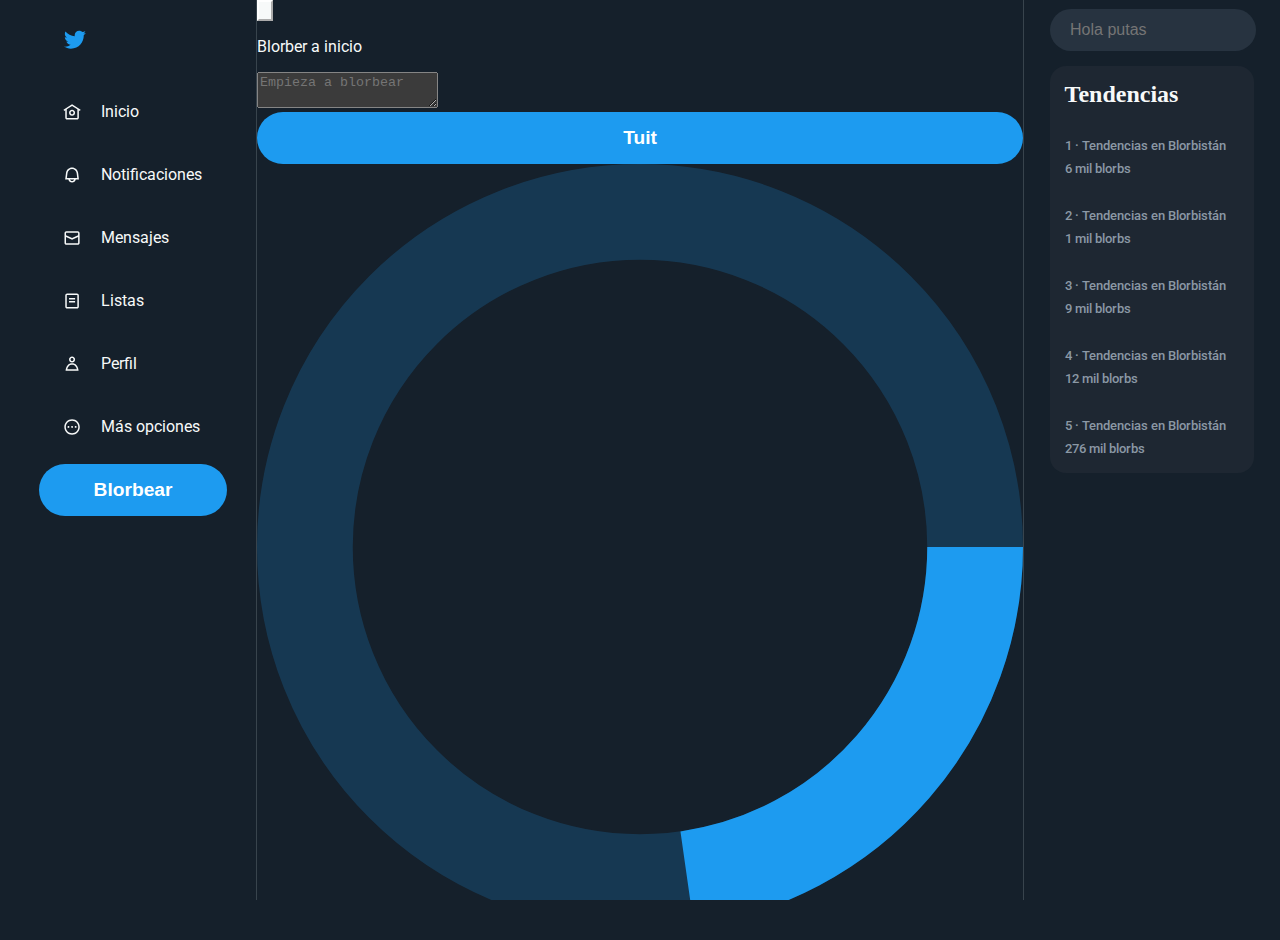
<file: timeline.html>
<!DOCTYPE html>
<html>
<head>
<meta charset="utf-8">
<link rel="stylesheet" href="css_base.css" type="text/css">
<link rel="stylesheet" href="css_inicio.css" type="text/css">
<link rel="stylesheet" href="css_buttoncolors.css" type="text/css">
<link rel="stylesheet" href="css_overlay.css" type="text/css">
<style>
.profile_img{
    background-image: url(./media/default.png);
	</style>
<link rel="shortcut icon" href="[data-uri]">
<title>Blorb / Eris</title>
<meta content="width=device-width, initial-scale=1" name="viewport" />
</head>
<body>
<div class="container left" >
<div class="content ">
<table style="width:100%; text-align: justify; padding-left: 10px;">
<tr style="align-items: right;">
    <th class="" style="padding-bottom: 20px"><svg viewBox="0 0 24 24" class="menu_icon" style="width: 25%; padding: 0 1.5em; color:rgb(29, 155, 240);"><path d="M23.643 4.937c-.835.37-1.732.62-2.675.733.962-.576 1.7-1.49 2.048-2.578-.9.534-1.897.922-2.958 1.13-.85-.904-2.06-1.47-3.4-1.47-2.572 0-4.658 2.086-4.658 4.66 0 .364.042.718.12 1.06-3.873-.195-7.304-2.05-9.602-4.868-.4.69-.63 1.49-.63 2.342 0 1.616.823 3.043 2.072 3.878-.764-.025-1.482-.234-2.11-.583v.06c0 2.257 1.605 4.14 3.737 4.568-.392.106-.803.162-1.227.162-.3 0-.593-.028-.877-.082.593 1.85 2.313 3.198 4.352 3.234-1.595 1.25-3.604 1.995-5.786 1.995-.376 0-.747-.022-1.112-.065 2.062 1.323 4.51 2.093 7.14 2.093 8.57 0 13.255-7.098 13.255-13.254 0-.2-.005-.402-.014-.602.91-.658 1.7-1.477 2.323-2.41z"></path></svg></th>
	<th></th>
  </tr>
  <tr>
    <th colspan="2" ><a class="menu_button" href="./index.html"><svg viewBox="0 0 24 24" class="menu_icon">
		<path d="M12 9c-2.209 0-4 1.791-4 4s1.791 4 4 4 4-1.791 4-4-1.791-4-4-4zm0 6c-1.105 0-2-.895-2-2s.895-2 2-2 2 .895 2 2-.895 2-2 2zm0-13.304L.622 8.807l1.06 1.696L3 9.679V19.5C3 20.881 4.119 22 5.5 22h13c1.381 0 2.5-1.119 2.5-2.5V9.679l1.318.824 1.06-1.696L12 1.696zM19 19.5c0 .276-.224.5-.5.5h-13c-.276 0-.5-.224-.5-.5V8.429l7-4.375 7 4.375V19.5z"></path></svg>
		<p class="menu_text" style=" padding-right:10px;">Inicio</p>
	</a></th>
  </tr>
  <tr>
    <th colspan="2" ><a class="menu_button" href="./uwu.html"><svg viewBox="0 0 24 24" class="menu_icon"><g><path d="M19.993 9.042C19.48 5.017 16.054 2 11.996 2s-7.49 3.021-7.999 7.051L2.866 18H7.1c.463 2.282 2.481 4 4.9 4s4.437-1.718 4.9-4h4.236l-1.143-8.958zM12 20c-1.306 0-2.417-.835-2.829-2h5.658c-.412 1.165-1.523 2-2.829 2zm-6.866-4l.847-6.698C6.364 6.272 8.941 4 11.996 4s5.627 2.268 6.013 5.295L18.864 16H5.134z"></path></g></svg>
		<p class="menu_text" style=" padding-right:10px;">Notificaciones</p>
	</a></th>
  </tr>
  <tr>
    <th colspan="2" ><a class="menu_button" href="./uwu.html"><svg viewBox="0 0 24 24" class="menu_icon">
		<path d="M1.998 5.5c0-1.381 1.119-2.5 2.5-2.5h15c1.381 0 2.5 1.119 2.5 2.5v13c0 1.381-1.119 2.5-2.5 2.5h-15c-1.381 0-2.5-1.119-2.5-2.5v-13zm2.5-.5c-.276 0-.5.224-.5.5v2.764l8 3.638 8-3.636V5.5c0-.276-.224-.5-.5-.5h-15zm15.5 5.463l-8 3.636-8-3.638V18.5c0 .276.224.5.5.5h15c.276 0 .5-.224.5-.5v-8.037z"></path></svg>
		<p class="menu_text" style=" padding-right:10px;">Mensajes</p>
	</a></th>
  </tr>
  <tr>
    <th colspan="2" ><a class="menu_button" href="./uwu.html"><svg viewBox="0 0 24 24" class="menu_icon">
		<path d="M3 4.5C3 3.12 4.12 2 5.5 2h13C19.88 2 21 3.12 21 4.5v15c0 1.38-1.12 2.5-2.5 2.5h-13C4.12 22 3 20.88 3 19.5v-15zM5.5 4c-.28 0-.5.22-.5.5v15c0 .28.22.5.5.5h13c.28 0 .5-.22.5-.5v-15c0-.28-.22-.5-.5-.5h-13zM16 10H8V8h8v2zm-8 2h8v2H8v-2z"></path></svg>
		<p class="menu_text" style=" padding-right:10px;">Listas</p>
	</a></th>
  </tr>
    <tr>
    <th colspan="2" ><a class="menu_button" href="./uwu.html"><svg viewBox="0 0 24 24" class="menu_icon">
		<path d="M5.651 19h12.698c-.337-1.8-1.023-3.21-1.945-4.19C15.318 13.65 13.838 13 12 13s-3.317.65-4.404 1.81c-.922.98-1.608 2.39-1.945 4.19zm.486-5.56C7.627 11.85 9.648 11 12 11s4.373.85 5.863 2.44c1.477 1.58 2.366 3.8 2.632 6.46l.11 1.1H3.395l.11-1.1c.266-2.66 1.155-4.88 2.632-6.46zM12 4c-1.105 0-2 .9-2 2s.895 2 2 2 2-.9 2-2-.895-2-2-2zM8 6c0-2.21 1.791-4 4-4s4 1.79 4 4-1.791 4-4 4-4-1.79-4-4z"></path>
		<p class="menu_text" style=" padding-right:10px;">Perfil</p>
	</a></th>
  </tr>
  <tr>
    <th colspan="2" ><a class="menu_button" href="./uwu.html"><svg viewBox="0 0 24 24" class="menu_icon">
		<path d="M3.75 12c0-4.56 3.69-8.25 8.25-8.25s8.25 3.69 8.25 8.25-3.69 8.25-8.25 8.25S3.75 16.56 3.75 12zM12 1.75C6.34 1.75 1.75 6.34 1.75 12S6.34 22.25 12 22.25 22.25 17.66 22.25 12 17.66 1.75 12 1.75zm-4.75 11.5c.69 0 1.25-.56 1.25-1.25s-.56-1.25-1.25-1.25S6 11.31 6 12s.56 1.25 1.25 1.25zm9.5 0c.69 0 1.25-.56 1.25-1.25s-.56-1.25-1.25-1.25-1.25.56-1.25 1.25.56 1.25 1.25 1.25zM13.25 12c0 .69-.56 1.25-1.25 1.25s-1.25-.56-1.25-1.25.56-1.25 1.25-1.25 1.25.56 1.25 1.25z"></path></svg>
		<p class="menu_text" style=" padding-right:10px;">Más opciones</p>
	</a></th>
  </tr>
  <tr>
    <td colspan="2"><a target="_blank" href="https://twitter.com/intent/tweet?text=%40erispor1%20es%20la%20mejor%20quiero%20comerle%20los%20morros%20y%20cederle%20todas%20mis%20posesiones%20materiales"><button class="commit_button" id="blorb_menu_button">Blorbear</button></a></td>
  </tr>

</table>
</div></div>
<div class="container main">
<div class="topbar">
<a href="index.html"><button>
<svg viewBox="0 0 24 24" ><path d="M7.414 13l5.043 5.04-1.414 1.42L3.586 12l7.457-7.46 1.414 1.42L7.414 11H21v2H7.414z"></path></svg>
</button></a>
<p>Blorber a inicio</p></div>
<div class="compose_block">
	<form id="post_form">
	<div style="height:70%;"><textarea name="texto" maxlength="280" placeholder="Empieza a blorbear" required></textarea></div>
	<button  type="submit" class="commit_button" id="submit_blorb">Tuit</button>
	</form>
</div>
<div id="timeline">
<div class="post_block" id="loading_block">
	<svg class="spinner" height="100%" viewBox="0 0 32 32" width="100%">
		<circle cx="16" cy="16" fill="none" r="14" stroke-width="4" style="stroke: rgb(29, 155, 240);opacity: 0.2;"></circle>
		<circle cx="16" cy="16" fill="none" r="14" stroke-width="4" style="stroke: rgb(29, 155, 240);stroke-dasharray: 80;stroke-dashoffset: 60;"></circle>
	</svg>
</div>

<div class="post_block" style="display:none;">
	
		<div class="post_upper">
		<div class="profile_mini_block">
			<div class="profile_img "></div>
		</div>
		<div class="post_right_block" >
			<p class="default-text"><b class="white-text display_name">Eris (cansada de vuestras mierdas)</b>
			<svg viewBox="0 0 22 22" class="verified icon"><path d="M20.396 11c-.018-.646-.215-1.275-.57-1.816-.354-.54-.852-.972-1.438-1.246.223-.607.27-1.264.14-1.897-.131-.634-.437-1.218-.882-1.687-.47-.445-1.053-.75-1.687-.882-.633-.13-1.29-.083-1.897.14-.273-.587-.704-1.086-1.245-1.44S11.647 1.62 11 1.604c-.646.017-1.273.213-1.813.568s-.969.854-1.24 1.44c-.608-.223-1.267-.272-1.902-.14-.635.13-1.22.436-1.69.882-.445.47-.749 1.055-.878 1.688-.13.633-.08 1.29.144 1.896-.587.274-1.087.705-1.443 1.245-.356.54-.555 1.17-.574 1.817.02.647.218 1.276.574 1.817.356.54.856.972 1.443 1.245-.224.606-.274 1.263-.144 1.896.13.634.433 1.218.877 1.688.47.443 1.054.747 1.687.878.633.132 1.29.084 1.897-.136.274.586.705 1.084 1.246 1.439.54.354 1.17.551 1.816.569.647-.016 1.276-.213 1.817-.567s.972-.854 1.245-1.44c.604.239 1.266.296 1.903.164.636-.132 1.22-.447 1.68-.907.46-.46.776-1.044.908-1.681s.075-1.299-.165-1.903c.586-.274 1.084-.705 1.439-1.246.354-.54.551-1.17.569-1.816zM9.662 14.85l-3.429-3.428 1.293-1.302 2.072 2.072 4.4-4.794 1.347 1.246z"></path></svg>
			<svg viewBox="0 0 22 22" class="verified icon"><path d="M20.396 11c-.018-.646-.215-1.275-.57-1.816-.354-.54-.852-.972-1.438-1.246.223-.607.27-1.264.14-1.897-.131-.634-.437-1.218-.882-1.687-.47-.445-1.053-.75-1.687-.882-.633-.13-1.29-.083-1.897.14-.273-.587-.704-1.086-1.245-1.44S11.647 1.62 11 1.604c-.646.017-1.273.213-1.813.568s-.969.854-1.24 1.44c-.608-.223-1.267-.272-1.902-.14-.635.13-1.22.436-1.69.882-.445.47-.749 1.055-.878 1.688-.13.633-.08 1.29.144 1.896-.587.274-1.087.705-1.443 1.245-.356.54-.555 1.17-.574 1.817.02.647.218 1.276.574 1.817.356.54.856.972 1.443 1.245-.224.606-.274 1.263-.144 1.896.13.634.433 1.218.877 1.688.47.443 1.054.747 1.687.878.633.132 1.29.084 1.897-.136.274.586.705 1.084 1.246 1.439.54.354 1.17.551 1.816.569.647-.016 1.276-.213 1.817-.567s.972-.854 1.245-1.44c.604.239 1.266.296 1.903.164.636-.132 1.22-.447 1.68-.907.46-.46.776-1.044.908-1.681s.075-1.299-.165-1.903c.586-.274 1.084-.705 1.439-1.246.354-.54.551-1.17.569-1.816zM9.662 14.85l-3.429-3.428 1.293-1.302 2.072 2.072 4.4-4.794 1.347 1.246z"></path></svg>
			<svg viewBox="0 0 22 22" class="verified icon"><path d="M20.396 11c-.018-.646-.215-1.275-.57-1.816-.354-.54-.852-.972-1.438-1.246.223-.607.27-1.264.14-1.897-.131-.634-.437-1.218-.882-1.687-.47-.445-1.053-.75-1.687-.882-.633-.13-1.29-.083-1.897.14-.273-.587-.704-1.086-1.245-1.44S11.647 1.62 11 1.604c-.646.017-1.273.213-1.813.568s-.969.854-1.24 1.44c-.608-.223-1.267-.272-1.902-.14-.635.13-1.22.436-1.69.882-.445.47-.749 1.055-.878 1.688-.13.633-.08 1.29.144 1.896-.587.274-1.087.705-1.443 1.245-.356.54-.555 1.17-.574 1.817.02.647.218 1.276.574 1.817.356.54.856.972 1.443 1.245-.224.606-.274 1.263-.144 1.896.13.634.433 1.218.877 1.688.47.443 1.054.747 1.687.878.633.132 1.29.084 1.897-.136.274.586.705 1.084 1.246 1.439.54.354 1.17.551 1.816.569.647-.016 1.276-.213 1.817-.567s.972-.854 1.245-1.44c.604.239 1.266.296 1.903.164.636-.132 1.22-.447 1.68-.907.46-.46.776-1.044.908-1.681s.075-1.299-.165-1.903c.586-.274 1.084-.705 1.439-1.246.354-.54.551-1.17.569-1.816zM9.662 14.85l-3.429-3.428 1.293-1.302 2.072 2.072 4.4-4.794 1.347 1.246z"></path></svg>
			<svg viewBox="0 0 22 22" class="verified icon"><path d="M20.396 11c-.018-.646-.215-1.275-.57-1.816-.354-.54-.852-.972-1.438-1.246.223-.607.27-1.264.14-1.897-.131-.634-.437-1.218-.882-1.687-.47-.445-1.053-.75-1.687-.882-.633-.13-1.29-.083-1.897.14-.273-.587-.704-1.086-1.245-1.44S11.647 1.62 11 1.604c-.646.017-1.273.213-1.813.568s-.969.854-1.24 1.44c-.608-.223-1.267-.272-1.902-.14-.635.13-1.22.436-1.69.882-.445.47-.749 1.055-.878 1.688-.13.633-.08 1.29.144 1.896-.587.274-1.087.705-1.443 1.245-.356.54-.555 1.17-.574 1.817.02.647.218 1.276.574 1.817.356.54.856.972 1.443 1.245-.224.606-.274 1.263-.144 1.896.13.634.433 1.218.877 1.688.47.443 1.054.747 1.687.878.633.132 1.29.084 1.897-.136.274.586.705 1.084 1.246 1.439.54.354 1.17.551 1.816.569.647-.016 1.276-.213 1.817-.567s.972-.854 1.245-1.44c.604.239 1.266.296 1.903.164.636-.132 1.22-.447 1.68-.907.46-.46.776-1.044.908-1.681s.075-1.299-.165-1.903c.586-.274 1.084-.705 1.439-1.246.354-.54.551-1.17.569-1.816zM9.662 14.85l-3.429-3.428 1.293-1.302 2.072 2.072 4.4-4.794 1.347 1.246z"></path></svg>
			· <span class="user_name">@ispor1</span> · <span class="date">2024-03-22</span></p>
			<p class="tweet_content">abro debate los pies os los coméis con o sin cereales
			</p>
			<div class="tweet_images">
			</div>
			</div>
		</div>
		<div class="footer_post default-text">
		<table style="width: 100%;">
		<tr>
			<td><button  aria-label="Impresiones"><svg viewBox="0 0 30 30"><path d="m23.27,12.02l-2.09,0c-0.35,0 -0.63,0.39 -0.63,0.87l0,10.17c0,0.48 0.28,0.87 0.63,0.87l2.09,0c0.35,0 0.63,-0.39 0.63,-0.87l0,-10.17c0,-0.48 -0.28,-0.87 -0.63,-0.87z"/>
			<path d="m16.47,17.69l-2.09,0c-0.35,0 -0.63,0.28 -0.63,0.63l0,4.98c0,0.35 0.28,0.63 0.63,0.63l2.09,0c0.35,0 0.63,-0.28 0.63,-0.63l0,-4.98c0,-0.35 -0.28,-0.63 -0.63,-0.63z"/>
			<path d="m2.75,15.29l-2.09,0c-0.35,0 -0.63,0.28 -0.63,0.63l0,7.37c0,0.35 0.28,0.63 0.63,0.63l2.09,0c0.35,0 0.63,-0.28 0.63,-0.63l0,-7.37c0,-0.35 -0.28,-0.63 -0.63,-0.63z"/>
			<path d="m9.6,4.94l-2.09,0c-0.35,0 -0.63,0.45 -0.63,1.01l0,16.92c0,0.56 0.28,1.01 0.63,1.01l2.09,0c0.35,0 0.63,-0.45 0.63,-1.01l0,-16.92c0,-0.56 -0.28,-1.01 -0.63,-1.01z"/></svg><p class="engagement_number"></p></button></td>
			
			<td><button  aria-label="Responder"><svg viewBox="0 0 24 24"><path d="M1.751 10c0-4.42 3.584-8 8.005-8h4.366c4.49 0 8.129 3.64 8.129 8.13 0 2.96-1.607 5.68-4.196 7.11l-8.054 4.46v-3.69h-.067c-4.49.1-8.183-3.51-8.183-8.01zm8.005-6c-3.317 0-6.005 2.69-6.005 6 0 3.37 2.77 6.08 6.138 6.01l.351-.01h1.761v2.3l5.087-2.81c1.951-1.08 3.163-3.13 3.163-5.36 0-3.39-2.744-6.13-6.129-6.13H9.756z"></path></svg><p class="engagement_number"></p></button></td>
			
			<td><button onclick="engagement_button(this)" aria-label="Reblorbear" class="green"><svg viewBox="0 0 24 24"><path d="M4.5 3.88l4.432 4.14-1.364 1.46L5.5 7.55V16c0 1.1.896 2 2 2H13v2H7.5c-2.209 0-4-1.79-4-4V7.55L1.432 9.48.068 8.02 4.5 3.88zM16.5 6H11V4h5.5c2.209 0 4 1.79 4 4v8.45l2.068-1.93 1.364 1.46-4.432 4.14-4.432-4.14 1.364-1.46 2.068 1.93V8c0-1.1-.896-2-2-2z"></path></svg><p class="engagement_number"></p></button></td>
			
			<td><button onclick="engagement_button(this)" aria-label="Me gusta" class="red"><svg class="fillable_form" viewBox="0 0 24 24"><path d="M20.884 13.19c-1.351 2.48-4.001 5.12-8.379 7.67l-.503.3-.504-.3c-4.379-2.55-7.029-5.19-8.382-7.67-1.36-2.5-1.41-4.86-.514-6.67.887-1.79 2.647-2.91 4.601-3.01 1.651-.09 3.368.56 4.798 2.01 1.429-1.45 3.146-2.1 4.796-2.01 1.954.1 3.714 1.22 4.601 3.01.896 1.81.846 4.17-.514 6.67z"></path></svg><p class="engagement_number"></p></button></td>
			
			<td><button onclick="engagement_button(this)" aria-label="Marcador" ><svg class="fillable_form" viewBox="0 0 24 24"><path d="M4 4.5C4 3.12 5.119 2 6.5 2h11C18.881 2 20 3.12 20 4.5v18.44l-8-5.71-8 5.71V4.5z"></path></svg><p class="engagement_number"></p></button></td>
			
			<td><button onclick="engagement_button(this)" aria-label="Favorito" class="yellow"><svg class="fillable_form" viewBox="0 0 24 24">  <path d="M11.0137 2.76683C11.379 1.89022 12.6208 1.89022 12.9861 2.76683L14.9102 7.38462C15.0654 7.75726 15.4295 8 15.8332 8H20.893C21.8234 8 22.2893 9.12483 21.6314 9.78268L17.5391 13.875C17.2823 14.1318 17.185 14.5076 17.2847 14.8568L18.9076 20.5369C19.1816 21.496 18.1122 22.2767 17.2822 21.7234L12.5546 18.5716C12.2187 18.3477 11.7811 18.3477 11.4452 18.5717L6.72544 21.7182C5.89284 22.2732 4.81988 21.49 5.09479 20.5279L6.71509 14.8568C6.81486 14.5076 6.71747 14.1318 6.46068 13.875L2.38859 9.8029C1.72328 9.13758 2.19448 8 3.13538 8H8.16658C8.57028 8 8.93438 7.75726 9.08965 7.38462L11.0137 2.76683Z"></path> </svg><p class="engagement_number"></p></button></td>
			
			<td><button onclick="engagement_button(this)" aria-label="Muérete" class="gray"><svg viewBox="0 0 28 28" style="margin: -4px 0;"><path d="M 24.734375 5.867188 C 24.382813 5.875 24.023438 5.9375 23.683594 6.050781 C 21.597656 6.746094 20.378906 8.320313 19.714844 9.511719 C 19.113281 9.195313 18.433594 9 17.699219 9 L 17.300781 9 L 15.699219 10.597656 C 14.398438 10 13.097656 9.800781 11.597656 10 C 7.800781 10.300781 4.5 13.5 4.101563 17.402344 C 3.800781 20 4.699219 22.601563 6.5 24.5 C 8.101563 26.101563 10.300781 27 12.5 27 C 12.898438 27 13.199219 27 13.597656 26.902344 C 17.5 26.402344 20.597656 23.300781 21.097656 19.300781 C 21.199219 17.800781 21 16.398438 20.5 15.199219 L 22 13.699219 L 22 13.300781 C 22 12.398438 21.730469 11.5625 21.265625 10.875 C 21.707031 9.984375 22.652344 8.503906 24.316406 7.949219 C 25.050781 7.703125 25.441406 7.84375 25.671875 8.242188 C 25.90625 8.636719 26.023438 9.714844 25.105469 11.550781 C 24.386719 12.894531 22.203125 16.621094 23.769531 22.375 L 21 22.699219 L 23.597656 24 L 21.597656 26.800781 L 24.699219 25.097656 L 25.902344 26.800781 L 25.902344 24.597656 L 29.097656 25.699219 L 27 23.597656 L 28.699219 22.300781 L 26.5 22.300781 L 26.5 18 L 25.355469 20.34375 C 24.625 16.171875 26.15625 13.835938 26.882813 12.46875 C 26.886719 12.464844 26.890625 12.457031 26.894531 12.449219 C 27.976563 10.285156 28.144531 8.511719 27.402344 7.234375 C 27.03125 6.597656 26.441406 6.1875 25.777344 5.992188 C 25.445313 5.898438 25.089844 5.855469 24.734375 5.867188 Z M 18.097656 11 C 19 11.199219 19.800781 11.902344 20 12.902344 L 19.097656 13.800781 C 18.097656 13.699219 17.300781 12.902344 17.199219 11.902344 Z M 12.597656 11.902344 C 13.597656 11.902344 14.5 12.097656 15.300781 12.597656 C 15.699219 14.199219 16.898438 15.398438 18.5 15.699219 C 19 16.699219 19.199219 17.800781 19.097656 19.097656 C 18.800781 22.097656 16.300781 24.601563 13.402344 24.902344 C 11.402344 25.101563 9.398438 24.5 8 23 C 6.601563 21.601563 5.898438 19.597656 6.101563 17.597656 C 6.398438 14.699219 8.902344 12.199219 11.800781 12 C 12.101563 12 12.398438 11.902344 12.597656 11.902344 Z"></path></svg><p class="engagement_number"></p></button></td>
			
			<td><button onclick="engagement_button(this)" aria-label="Upvote" class="orange"><svg class="fillable_form" viewBox="0 0 24 24"><path d="M4 14h4v7a1 1 0 0 0 1 1h6a1 1 0 0 0 1-1v-7h4a1.001 1.001 0 0 0 .781-1.625l-8-10c-.381-.475-1.181-.475-1.562 0l-8 10A1.001 1.001 0 0 0 4 14z"></svg><p class="engagement_number"></p></button></td>
			
			<td><button onclick="engagement_button(this)" aria-label="Downvote" class="violet"><svg class="fillable_form" viewBox="0 0 24 24"><path d="M20.901 10.566A1.001 1.001 0 0 0 20 10h-4V3a1 1 0 0 0-1-1H9a1 1 0 0 0-1 1v7H4a1.001 1.001 0 0 0-.781 1.625l8 10a1 1 0 0 0 1.562 0l8-10c.24-.301.286-.712.12-1.059z"></path><p class="engagement_number"></p></button></td>
			
			<td style="display:flex;"><button onclick="engagement_button(this)" aria-label="Y la de trabajar te la sabes" class="brown" style="margin-right:25px;"><svg viewBox="0 0 24 24"><path d="M19.5 6H17V4.5C17 3.12 15.88 2 14.5 2h-5C8.12 2 7 3.12 7 4.5V6H4.5C3.12 6 2 7.12 2 8.5v10C2 19.88 3.12 21 4.5 21h15c1.38 0 2.5-1.12 2.5-2.5v-10C22 7.12 20.88 6 19.5 6zM9 4.5c0-.28.23-.5.5-.5h5c.28 0 .5.22.5.5V6H9V4.5zm11 14c0 .28-.22.5-.5.5h-15c-.27 0-.5-.22-.5-.5v-3.04c.59.35 1.27.54 2 .54h5v1h2v-1h5c.73 0 1.41-.19 2-.54v3.04zm0-6.49c0 1.1-.9 1.99-2 1.99h-5v-1h-2v1H6c-1.1 0-2-.9-2-2V8.5c0-.28.23-.5.5-.5h15c.28 0 .5.22.5.5v3.51z"></path></svg><p class="engagement_number"></p></button>
			
			<button aria-label="Compartir" style="margin-right:5px;"><svg viewBox="0 0 24 24"><path d="M12 2.59l5.7 5.7-1.41 1.42L13 6.41V16h-2V6.41l-3.3 3.3-1.41-1.42L12 2.59zM21 15l-.02 3.51c0 1.38-1.12 2.49-2.5 2.49H5.5C4.11 21 3 19.88 3 18.5V15h2v3.5c0 .28.22.5.5.5h12.98c.28 0 .5-.22.5-.5L19 15h2z"></path></svg></button></td>
		</tr>
		</table>
		
		</div>
		
	</div>
	
</div>
</div>


<div class="container right">
<div class="content">
	<input class="searchbar" type="text" placeholder="Hola putas">
	
	<div class="wiki_trends">
	<h2>Tendencias</h2>
	<a target=”_blank” class="wiki_article">
		<p class="flair default-text">1 · Tendencias en Blorbistán</p>
		<p class="wiki"></p>
		<p class="flair default-text"><span class="engagement_number non-zero">1000000</span> mil blorbs</p>
	</a>
	<a target=”_blank” class="wiki_article">
		<p class="flair default-text">2 · Tendencias en Blorbistán</p>
		<p class="wiki"></p>
		<p class="flair default-text"><span class="engagement_number non-zero">1000000</span> mil blorbs</p>
	</a>
	<a target=”_blank” class="wiki_article">
		<p class="flair default-text">3 · Tendencias en Blorbistán</p>
		<p class="wiki"></p>
		<p class="flair default-text"><span class="engagement_number non-zero">1000000</span> mil blorbs</p>
	</a>
	<a target=”_blank” class="wiki_article">
		<p class="flair default-text">4 · Tendencias en Blorbistán</p>
		<p class="wiki"></p>
		<p class="flair default-text"><span class="engagement_number non-zero">1000000</span> mil blorbs</p>
	</a>
	<a target=”_blank” class="wiki_article">
		<p class="flair default-text">5 · Tendencias en Blorbistán</p>
		<p class="wiki"></p>
		<p class="flair default-text"><span class="engagement_number non-zero">1000000</span> mil blorbs</p>
	</a>
	
	</div>


</div>

</div>

<div id="overlay">

</div>
</body>
<script src="js/functions.js"></script>
<script src="js/timeline.js"></script>
</html>
</file>
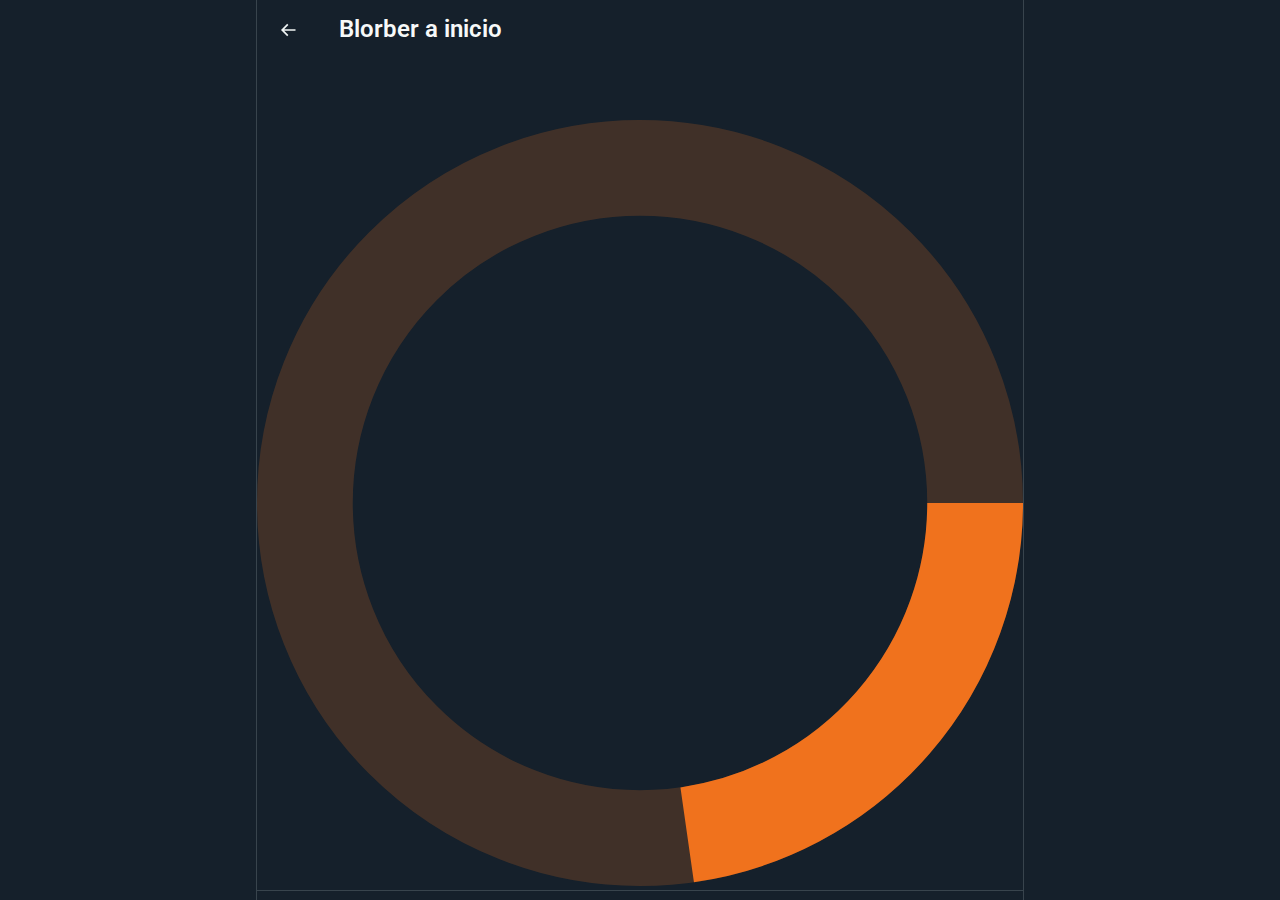
<file: tweet.html>
<!DOCTYPE html>
<html prefix="og: https://ogp.me/ns#">
<head>
<meta charset="utf-8">
<link rel="stylesheet" href="css_base.css" type="text/css">
<link rel="stylesheet" href="css_inicio.css" type="text/css">
<link rel="stylesheet" href="css_buttoncolors.css" type="text/css">
<link rel="stylesheet" href="css_tweet.css" type="text/css">
<script
    src="https://code.jquery.com/jquery-3.3.1.js"
    integrity="sha256-2Kok7MbOyxpgUVvAk/HJ2jigOSYS2auK4Pfzbm7uH60="
    crossorigin="anonymous">
</script>
<link rel="shortcut icon" href="[data-uri]">
<title>Eris' Blorbs</title>
<meta content="width=device-width, initial-scale=1" name="viewport" />
<meta name="twitter:card" content="summary" />
<meta name="twitter:site" content="is-por.github.io" />
<meta property="og:title" content="Eris' Blorbs" />
<meta property="og:description" content="Solo una web tonta donde comparto lo que pienso. Definitivamente no es tuiter." />
<meta property="og:image" content="https://is-por.github.io/media/profile.jpg" />
</head>
<body>
<div style="height: 0; width: 0">
<svg>
	<defs>
	<mask id="face">
	<rect fill="white" height="100%" width="100%"/>
	<rect fill="black" height="4.43" rx="0.58" ry="0.58" width="1.87" x="10.86" y="4.04"/>
	<rect fill="black" height="4.43" rx="0.58" ry="0.58" width="1.87" x="4.26" y="4.04"/>
	<path d="m4.66,11.64s1.03,1.84 3.82,1.84s4,-1.84 4,-1.84l-7.82,0z" fill="black" stroke-width="0"/>
	</mask>
	</defs>
</svg>
</div>
<div class="container left" id="container_left">
</div>

<div class="container main">

<div class="topbar">
	<a href="index.html"><button>
	<svg viewBox="0 0 24 24" ><path d="M7.414 13l5.043 5.04-1.414 1.42L3.586 12l7.457-7.46 1.414 1.42L7.414 11H21v2H7.414z"></path></svg>
	</button></a>
<p>Blorber a inicio</p>
</div>

<div class="topbar botbar" id="bottom_menu">
</div>

<div class="post_block" id="loading_block">
	<svg class="spinner" height="100%" viewBox="0 0 32 32" width="100%">
		<circle cx="16" cy="16" fill="none" r="14" stroke-width="4" style="stroke: rgb(240, 114, 29);opacity: 0.2;"></circle>
		<circle cx="16" cy="16" fill="none" r="14" stroke-width="4" style="stroke: rgb(240, 114, 29);stroke-dasharray: 80;stroke-dashoffset: 60;"></circle>
	</svg>
</div>
	
<div class="post_block" style="display:none;">
	<div style="width:100%; display:flex;">
	<div class="profile_mini_block">
		<div class="profile_img "></div>
	</div>
	<p class="default-text" style="margin-left: 10px;"><b class="white-text display_name">Eris (cansada de vuestras mierdas)</b>
	<svg viewBox="0 0 22 22" class="verified icon"><path d="M20.396 11c-.018-.646-.215-1.275-.57-1.816-.354-.54-.852-.972-1.438-1.246.223-.607.27-1.264.14-1.897-.131-.634-.437-1.218-.882-1.687-.47-.445-1.053-.75-1.687-.882-.633-.13-1.29-.083-1.897.14-.273-.587-.704-1.086-1.245-1.44S11.647 1.62 11 1.604c-.646.017-1.273.213-1.813.568s-.969.854-1.24 1.44c-.608-.223-1.267-.272-1.902-.14-.635.13-1.22.436-1.69.882-.445.47-.749 1.055-.878 1.688-.13.633-.08 1.29.144 1.896-.587.274-1.087.705-1.443 1.245-.356.54-.555 1.17-.574 1.817.02.647.218 1.276.574 1.817.356.54.856.972 1.443 1.245-.224.606-.274 1.263-.144 1.896.13.634.433 1.218.877 1.688.47.443 1.054.747 1.687.878.633.132 1.29.084 1.897-.136.274.586.705 1.084 1.246 1.439.54.354 1.17.551 1.816.569.647-.016 1.276-.213 1.817-.567s.972-.854 1.245-1.44c.604.239 1.266.296 1.903.164.636-.132 1.22-.447 1.68-.907.46-.46.776-1.044.908-1.681s.075-1.299-.165-1.903c.586-.274 1.084-.705 1.439-1.246.354-.54.551-1.17.569-1.816zM9.662 14.85l-3.429-3.428 1.293-1.302 2.072 2.072 4.4-4.794 1.347 1.246z"></path></svg>
	<svg viewBox="0 0 22 22" class="verified icon"><path d="M20.396 11c-.018-.646-.215-1.275-.57-1.816-.354-.54-.852-.972-1.438-1.246.223-.607.27-1.264.14-1.897-.131-.634-.437-1.218-.882-1.687-.47-.445-1.053-.75-1.687-.882-.633-.13-1.29-.083-1.897.14-.273-.587-.704-1.086-1.245-1.44S11.647 1.62 11 1.604c-.646.017-1.273.213-1.813.568s-.969.854-1.24 1.44c-.608-.223-1.267-.272-1.902-.14-.635.13-1.22.436-1.69.882-.445.47-.749 1.055-.878 1.688-.13.633-.08 1.29.144 1.896-.587.274-1.087.705-1.443 1.245-.356.54-.555 1.17-.574 1.817.02.647.218 1.276.574 1.817.356.54.856.972 1.443 1.245-.224.606-.274 1.263-.144 1.896.13.634.433 1.218.877 1.688.47.443 1.054.747 1.687.878.633.132 1.29.084 1.897-.136.274.586.705 1.084 1.246 1.439.54.354 1.17.551 1.816.569.647-.016 1.276-.213 1.817-.567s.972-.854 1.245-1.44c.604.239 1.266.296 1.903.164.636-.132 1.22-.447 1.68-.907.46-.46.776-1.044.908-1.681s.075-1.299-.165-1.903c.586-.274 1.084-.705 1.439-1.246.354-.54.551-1.17.569-1.816zM9.662 14.85l-3.429-3.428 1.293-1.302 2.072 2.072 4.4-4.794 1.347 1.246z"></path></svg>
	<svg viewBox="0 0 22 22" class="verified icon"><path d="M20.396 11c-.018-.646-.215-1.275-.57-1.816-.354-.54-.852-.972-1.438-1.246.223-.607.27-1.264.14-1.897-.131-.634-.437-1.218-.882-1.687-.47-.445-1.053-.75-1.687-.882-.633-.13-1.29-.083-1.897.14-.273-.587-.704-1.086-1.245-1.44S11.647 1.62 11 1.604c-.646.017-1.273.213-1.813.568s-.969.854-1.24 1.44c-.608-.223-1.267-.272-1.902-.14-.635.13-1.22.436-1.69.882-.445.47-.749 1.055-.878 1.688-.13.633-.08 1.29.144 1.896-.587.274-1.087.705-1.443 1.245-.356.54-.555 1.17-.574 1.817.02.647.218 1.276.574 1.817.356.54.856.972 1.443 1.245-.224.606-.274 1.263-.144 1.896.13.634.433 1.218.877 1.688.47.443 1.054.747 1.687.878.633.132 1.29.084 1.897-.136.274.586.705 1.084 1.246 1.439.54.354 1.17.551 1.816.569.647-.016 1.276-.213 1.817-.567s.972-.854 1.245-1.44c.604.239 1.266.296 1.903.164.636-.132 1.22-.447 1.68-.907.46-.46.776-1.044.908-1.681s.075-1.299-.165-1.903c.586-.274 1.084-.705 1.439-1.246.354-.54.551-1.17.569-1.816zM9.662 14.85l-3.429-3.428 1.293-1.302 2.072 2.072 4.4-4.794 1.347 1.246z"></path></svg>
	<svg viewBox="0 0 22 22" class="verified icon"><path d="M20.396 11c-.018-.646-.215-1.275-.57-1.816-.354-.54-.852-.972-1.438-1.246.223-.607.27-1.264.14-1.897-.131-.634-.437-1.218-.882-1.687-.47-.445-1.053-.75-1.687-.882-.633-.13-1.29-.083-1.897.14-.273-.587-.704-1.086-1.245-1.44S11.647 1.62 11 1.604c-.646.017-1.273.213-1.813.568s-.969.854-1.24 1.44c-.608-.223-1.267-.272-1.902-.14-.635.13-1.22.436-1.69.882-.445.47-.749 1.055-.878 1.688-.13.633-.08 1.29.144 1.896-.587.274-1.087.705-1.443 1.245-.356.54-.555 1.17-.574 1.817.02.647.218 1.276.574 1.817.356.54.856.972 1.443 1.245-.224.606-.274 1.263-.144 1.896.13.634.433 1.218.877 1.688.47.443 1.054.747 1.687.878.633.132 1.29.084 1.897-.136.274.586.705 1.084 1.246 1.439.54.354 1.17.551 1.816.569.647-.016 1.276-.213 1.817-.567s.972-.854 1.245-1.44c.604.239 1.266.296 1.903.164.636-.132 1.22-.447 1.68-.907.46-.46.776-1.044.908-1.681s.075-1.299-.165-1.903c.586-.274 1.084-.705 1.439-1.246.354-.54.551-1.17.569-1.816zM9.662 14.85l-3.429-3.428 1.293-1.302 2.072 2.072 4.4-4.794 1.347 1.246z"></path></svg>
	· <span class="user_name">@ispor1</span> · <span class="date">2024-03-21</span></p>	
	</div>
		<div class="post_right_block" >
			
			<p class="tweet_content">si estás viendo esto es que se ha roto la web 
			<br/><br/>upsie :p
			</p>
			<div class="tweet_images">
			</div>
			<div class="footer_post default-text">
			<table style="width: 100%;">
			<tr>
				<td><button  aria-label="Impresiones"><svg viewBox="0 0 30 30"><path d="m23.27,12.02l-2.09,0c-0.35,0 -0.63,0.39 -0.63,0.87l0,10.17c0,0.48 0.28,0.87 0.63,0.87l2.09,0c0.35,0 0.63,-0.39 0.63,-0.87l0,-10.17c0,-0.48 -0.28,-0.87 -0.63,-0.87z"/>
				<path d="m16.47,17.69l-2.09,0c-0.35,0 -0.63,0.28 -0.63,0.63l0,4.98c0,0.35 0.28,0.63 0.63,0.63l2.09,0c0.35,0 0.63,-0.28 0.63,-0.63l0,-4.98c0,-0.35 -0.28,-0.63 -0.63,-0.63z"/>
				<path d="m2.75,15.29l-2.09,0c-0.35,0 -0.63,0.28 -0.63,0.63l0,7.37c0,0.35 0.28,0.63 0.63,0.63l2.09,0c0.35,0 0.63,-0.28 0.63,-0.63l0,-7.37c0,-0.35 -0.28,-0.63 -0.63,-0.63z"/>
				<path d="m9.6,4.94l-2.09,0c-0.35,0 -0.63,0.45 -0.63,1.01l0,16.92c0,0.56 0.28,1.01 0.63,1.01l2.09,0c0.35,0 0.63,-0.45 0.63,-1.01l0,-16.92c0,-0.56 -0.28,-1.01 -0.63,-1.01z"/></svg><p class="engagement_number"></p></button></td>
				
				<td><button  aria-label="Responder"><svg viewBox="0 0 24 24"><path d="M1.751 10c0-4.42 3.584-8 8.005-8h4.366c4.49 0 8.129 3.64 8.129 8.13 0 2.96-1.607 5.68-4.196 7.11l-8.054 4.46v-3.69h-.067c-4.49.1-8.183-3.51-8.183-8.01zm8.005-6c-3.317 0-6.005 2.69-6.005 6 0 3.37 2.77 6.08 6.138 6.01l.351-.01h1.761v2.3l5.087-2.81c1.951-1.08 3.163-3.13 3.163-5.36 0-3.39-2.744-6.13-6.129-6.13H9.756z"></path></svg><p class="engagement_number"></p></button></td>
				
				<td><button onclick="engagement_button(this)" aria-label="Reblorbear" class="green"><svg viewBox="0 0 24 24"><path d="M4.5 3.88l4.432 4.14-1.364 1.46L5.5 7.55V16c0 1.1.896 2 2 2H13v2H7.5c-2.209 0-4-1.79-4-4V7.55L1.432 9.48.068 8.02 4.5 3.88zM16.5 6H11V4h5.5c2.209 0 4 1.79 4 4v8.45l2.068-1.93 1.364 1.46-4.432 4.14-4.432-4.14 1.364-1.46 2.068 1.93V8c0-1.1-.896-2-2-2z"></path></svg><p class="engagement_number"></p></button></td>
				
				<td><button onclick="engagement_button(this)" aria-label="Me gusta" class="red"><svg class="fillable_form" viewBox="0 0 24 24"><path d="M20.884 13.19c-1.351 2.48-4.001 5.12-8.379 7.67l-.503.3-.504-.3c-4.379-2.55-7.029-5.19-8.382-7.67-1.36-2.5-1.41-4.86-.514-6.67.887-1.79 2.647-2.91 4.601-3.01 1.651-.09 3.368.56 4.798 2.01 1.429-1.45 3.146-2.1 4.796-2.01 1.954.1 3.714 1.22 4.601 3.01.896 1.81.846 4.17-.514 6.67z"></path></svg><p class="engagement_number"></p></button></td>
				
				<td><button onclick="engagement_button(this)" aria-label="Marcador" ><svg class="fillable_form" viewBox="0 0 24 24"><path d="M4 4.5C4 3.12 5.119 2 6.5 2h11C18.881 2 20 3.12 20 4.5v18.44l-8-5.71-8 5.71V4.5z"></path></svg><p class="engagement_number"></p></button></td>
				
				<td><button onclick="engagement_button(this)" aria-label="Favorito" class="yellow"><svg class="fillable_form" viewBox="0 0 24 24">  <path d="M11.0137 2.76683C11.379 1.89022 12.6208 1.89022 12.9861 2.76683L14.9102 7.38462C15.0654 7.75726 15.4295 8 15.8332 8H20.893C21.8234 8 22.2893 9.12483 21.6314 9.78268L17.5391 13.875C17.2823 14.1318 17.185 14.5076 17.2847 14.8568L18.9076 20.5369C19.1816 21.496 18.1122 22.2767 17.2822 21.7234L12.5546 18.5716C12.2187 18.3477 11.7811 18.3477 11.4452 18.5717L6.72544 21.7182C5.89284 22.2732 4.81988 21.49 5.09479 20.5279L6.71509 14.8568C6.81486 14.5076 6.71747 14.1318 6.46068 13.875L2.38859 9.8029C1.72328 9.13758 2.19448 8 3.13538 8H8.16658C8.57028 8 8.93438 7.75726 9.08965 7.38462L11.0137 2.76683Z"></path> </svg><p class="engagement_number"></p></button></td>
								
				<td><button onclick="engagement_button(this)" aria-label="Upvote" class="orange"><svg class="fillable_form" viewBox="0 0 24 24"><path d="M4 14h4v7a1 1 0 0 0 1 1h6a1 1 0 0 0 1-1v-7h4a1.001 1.001 0 0 0 .781-1.625l-8-10c-.381-.475-1.181-.475-1.562 0l-8 10A1.001 1.001 0 0 0 4 14z"></svg><p class="engagement_number"></p></button></td>
				
				<td><button onclick="engagement_button(this)" aria-label="Downvote" class="violet"><svg class="fillable_form" viewBox="0 0 24 24"><path d="M20.901 10.566A1.001 1.001 0 0 0 20 10h-4V3a1 1 0 0 0-1-1H9a1 1 0 0 0-1 1v7H4a1.001 1.001 0 0 0-.781 1.625l8 10a1 1 0 0 0 1.562 0l8-10c.24-.301.286-.712.12-1.059z"></path><p class="engagement_number"></p></button></td>
				
				<td><button onclick="engagement_button(this)" aria-label="Muérete" class="gray"><svg viewBox="0 0 28 28" style="margin: -4px 0;"><path d="M 24.734375 5.867188 C 24.382813 5.875 24.023438 5.9375 23.683594 6.050781 C 21.597656 6.746094 20.378906 8.320313 19.714844 9.511719 C 19.113281 9.195313 18.433594 9 17.699219 9 L 17.300781 9 L 15.699219 10.597656 C 14.398438 10 13.097656 9.800781 11.597656 10 C 7.800781 10.300781 4.5 13.5 4.101563 17.402344 C 3.800781 20 4.699219 22.601563 6.5 24.5 C 8.101563 26.101563 10.300781 27 12.5 27 C 12.898438 27 13.199219 27 13.597656 26.902344 C 17.5 26.402344 20.597656 23.300781 21.097656 19.300781 C 21.199219 17.800781 21 16.398438 20.5 15.199219 L 22 13.699219 L 22 13.300781 C 22 12.398438 21.730469 11.5625 21.265625 10.875 C 21.707031 9.984375 22.652344 8.503906 24.316406 7.949219 C 25.050781 7.703125 25.441406 7.84375 25.671875 8.242188 C 25.90625 8.636719 26.023438 9.714844 25.105469 11.550781 C 24.386719 12.894531 22.203125 16.621094 23.769531 22.375 L 21 22.699219 L 23.597656 24 L 21.597656 26.800781 L 24.699219 25.097656 L 25.902344 26.800781 L 25.902344 24.597656 L 29.097656 25.699219 L 27 23.597656 L 28.699219 22.300781 L 26.5 22.300781 L 26.5 18 L 25.355469 20.34375 C 24.625 16.171875 26.15625 13.835938 26.882813 12.46875 C 26.886719 12.464844 26.890625 12.457031 26.894531 12.449219 C 27.976563 10.285156 28.144531 8.511719 27.402344 7.234375 C 27.03125 6.597656 26.441406 6.1875 25.777344 5.992188 C 25.445313 5.898438 25.089844 5.855469 24.734375 5.867188 Z M 18.097656 11 C 19 11.199219 19.800781 11.902344 20 12.902344 L 19.097656 13.800781 C 18.097656 13.699219 17.300781 12.902344 17.199219 11.902344 Z M 12.597656 11.902344 C 13.597656 11.902344 14.5 12.097656 15.300781 12.597656 C 15.699219 14.199219 16.898438 15.398438 18.5 15.699219 C 19 16.699219 19.199219 17.800781 19.097656 19.097656 C 18.800781 22.097656 16.300781 24.601563 13.402344 24.902344 C 11.402344 25.101563 9.398438 24.5 8 23 C 6.601563 21.601563 5.898438 19.597656 6.101563 17.597656 C 6.398438 14.699219 8.902344 12.199219 11.800781 12 C 12.101563 12 12.398438 11.902344 12.597656 11.902344 Z"></path></svg><p class="engagement_number"></p></button></td>
				
				<td><button onclick="engagement_button(this)" aria-label="Yeah!" class="greenb">
				<svg viewBox="0 0 24 24" width="24" height="24">
				  <path d="m2.74,23.68l1.93,-7.74c-2.78,-1.42 -4.56,-4.32 -4.56,-7.46c0,-4.62 3.76,-8.39 8.39,-8.39s8.39,3.76 8.39,8.39c0,3.11 -1.75,5.99 -4.5,7.44l1.94,7.85l-11.58,0l0,-0.06l0,0l0,-0.01l0,-0.01l-0.01,-0.01z"  mask="url(#face)"/>
				  <path d="m17.03,23.72c-0.54,0 -0.98,-0.44 -0.98,-0.98l0,-2.74l-2.74,0c-0.54,0 -0.98,-0.44 -0.98,-0.98l0,-2.07c0,-0.54 0.44,-0.98 0.98,-0.98l2.74,0l0,-2.74c0,-0.54 0.44,-0.98 0.98,-0.98l2.07,0c0.54,0 0.98,0.44 0.98,0.98l0,2.74l2.74,0c0.54,0 0.98,0.44 0.98,0.98l0,2.07c0,0.54 -0.44,0.98 -0.98,0.98l-2.74,0l0,2.74c0,0.54 -0.44,0.98 -0.98,0.98l-2.07,0z" />
				</svg><p class="engagement_number"></p></button></td>
				
				<td style="display:flex;"><button onclick="engagement_button(this)" aria-label="Y la de trabajar te la sabes" class="brown" style="margin-right:25px;"><svg viewBox="0 0 24 24"><path d="M19.5 6H17V4.5C17 3.12 15.88 2 14.5 2h-5C8.12 2 7 3.12 7 4.5V6H4.5C3.12 6 2 7.12 2 8.5v10C2 19.88 3.12 21 4.5 21h15c1.38 0 2.5-1.12 2.5-2.5v-10C22 7.12 20.88 6 19.5 6zM9 4.5c0-.28.23-.5.5-.5h5c.28 0 .5.22.5.5V6H9V4.5zm11 14c0 .28-.22.5-.5.5h-15c-.27 0-.5-.22-.5-.5v-3.04c.59.35 1.27.54 2 .54h5v1h2v-1h5c.73 0 1.41-.19 2-.54v3.04zm0-6.49c0 1.1-.9 1.99-2 1.99h-5v-1h-2v1H6c-1.1 0-2-.9-2-2V8.5c0-.28.23-.5.5-.5h15c.28 0 .5.22.5.5v3.51z"></path></svg><p class="engagement_number"></p></button>
				
				<button aria-label="Compartir" style="margin-right:5px;"><svg viewBox="0 0 24 24"><path d="M12 2.59l5.7 5.7-1.41 1.42L13 6.41V16h-2V6.41l-3.3 3.3-1.41-1.42L12 2.59zM21 15l-.02 3.51c0 1.38-1.12 2.49-2.5 2.49H5.5C4.11 21 3 19.88 3 18.5V15h2v3.5c0 .28.22.5.5.5h12.98c.28 0 .5-.22.5-.5L19 15h2z"></path></svg></button></td>
			</tr>
			</table>
			
			</div>
		</div>
	</div>

</div>

<div class="container right" id="container_right">
</div>

<div id="overlay"></div>
</body>
<script src="js/functions.js"></script>
<script src="js/tweet.js"></script>
</html>
</file>
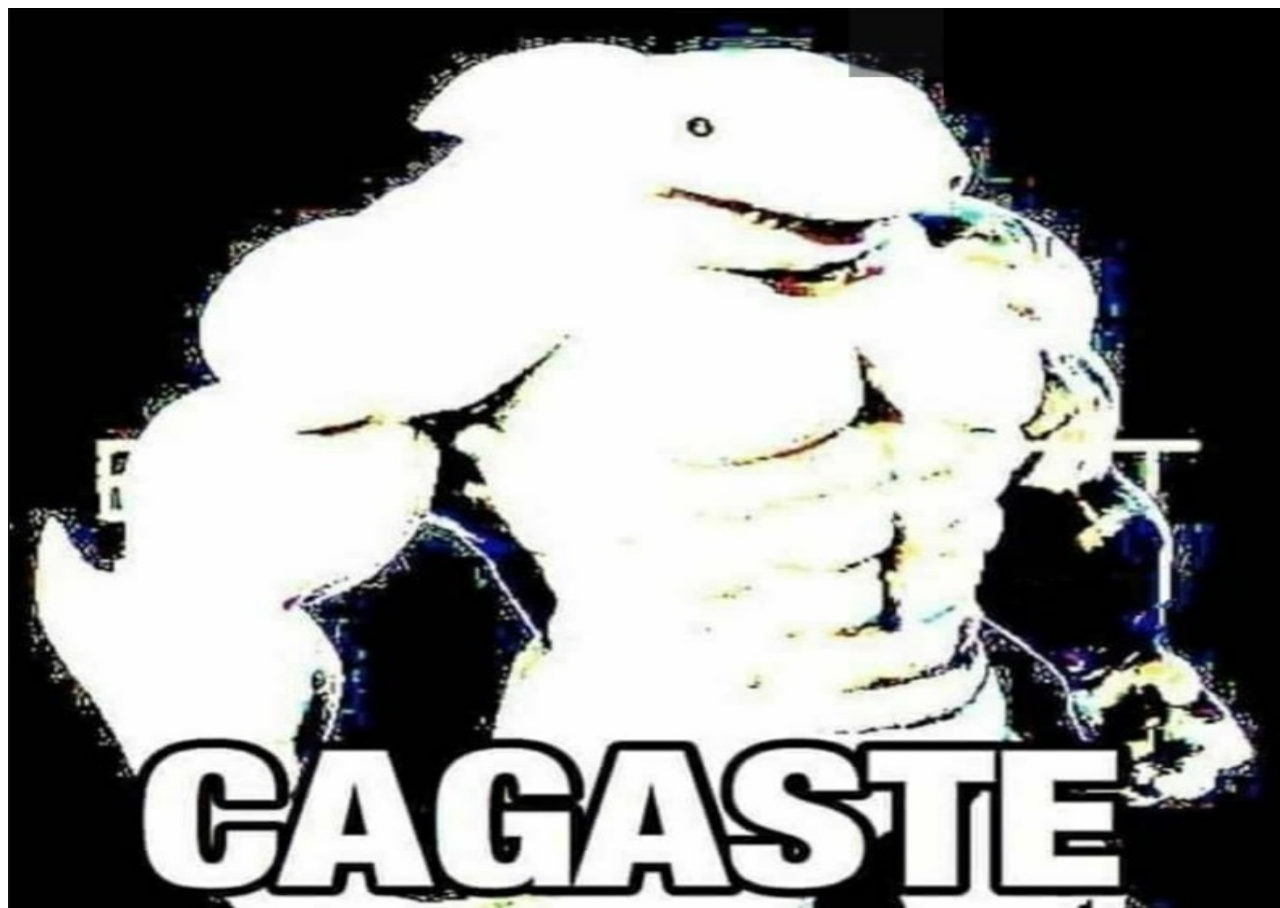
<file: uwu.html>
<!DOCTYPE html>
<html>
<head>
<meta charset="utf-8">
<link rel="shortcut icon" href="[data-uri]">
<title>???</title>
<meta content="width=device-width, initial-scale=1" name="viewport" />
</head>
<body>
<img src="media/cagaste.jpg" style="width:100%;height:100%;position:absolute;"/>
</body>
</html>
</file>
<file: css_base.css>
@charset "utf-8";
@import url('https://fonts.googleapis.com/css2?family=Roboto:ital,wght@0,100;0,300;0,400;0,500;0,700;0,900;1,100;1,300;1,400;1,500;1,700;1,900&display=swap');
@font-face {
    font-family: TheRedlightFree;
    src: url(fuentes/TheRedlightFree.otf);
}
/*
@font-face {
    font-family: Roboto;
    src: url('https://fonts.googleapis.com/css2?family=Roboto:ital,wght@0,100;0,300;0,400;0,500;0,700;0,900;1,100;1,300;1,400;1,500;1,700;1,900&display=swap')
}*/
@font-face{
	font-family: Tahu;
	src: url(fuentes/Tahu.ttf);
}

@font-face {
  font-family: TwitterChirp;
  src: url(https://abs.twimg.com/responsive-web/client-web/Chirp-Light.3a18e64a.woff2) format('woff2'), url(https://abs.twimg.com/responsive-web/client-web/Chirp-Light.7a5673aa.woff) format('woff');
  font-weight: 300;
  font-style: 'normal';
  font-display: 'swap';
}
@font-face {
  font-family: TwitterChirp;
  src: url(https://abs.twimg.com/responsive-web/client-web/Chirp-Regular.80fda27a.woff2) format('woff2'), url(https://abs.twimg.com/responsive-web/client-web/Chirp-Regular.60b215ba.woff) format('woff');
  font-weight: 400;
  font-style: 'normal';
  font-display: 'swap';
}
@font-face {
  font-family: TwitterChirp;
  src: url(https://abs.twimg.com/responsive-web/client-web/Chirp-Medium.f8e2739a.woff2) format('woff2'), url(https://abs.twimg.com/responsive-web/client-web/Chirp-Medium.20fc288a.woff) format('woff');
  font-weight: 500;
  font-style: 'normal';
  font-display: 'swap';
}
@font-face {
  font-family: TwitterChirp;
  src: url(https://abs.twimg.com/responsive-web/client-web/Chirp-Bold.ebb56aba.woff2) format('woff2'), url(https://abs.twimg.com/responsive-web/client-web/Chirp-Bold.a573679a.woff) format('woff');
  font-weight: 700;
  font-style: 'normal';
  font-display: 'swap';
}
@font-face {
  font-family: TwitterChirp;
  src: url(https://abs.twimg.com/responsive-web/client-web/Chirp-Heavy.f44ae4ea.woff2) format('woff2'), url(https://abs.twimg.com/responsive-web/client-web/Chirp-Heavy.d70ec7ca.woff) format('woff');
  font-weight: 800;
  font-style: 'normal';
  font-display: 'swap';
}
@font-face {
  font-family: TwitterChirpExtendedHeavy;
  src: url(https://abs.twimg.com/fonts/v1/chirp-extended-heavy-web.woff2) format('woff2'), url(https://abs.twimg.com/fonts/v1/chirp-extended-heavy-web.woff) format('woff');
  font-weight: 800;
  font-style: 'normal';
  font-display: 'swap';
}

/* CSS Document */

html{
	height: 100%;
	color-scheme: dark;
}

body{
	margin: 0 auto;
	display: block;
	height: 100%;
	background-color: rgb(21, 32, 43);
	color: rgb(247, 249, 249);
	font-family: Roboto, TwitterChirp, Helvetica, Arial, sans-serif;
	overflow: hidden;
	scrollbar-color: rgb(92, 110, 126) rgb(30, 39, 50);
}

.default-text{
	color: rgb(139, 152, 165);
}

.white-text{
	color:rgb(247, 249, 249);
}

spoiler
{
	color:rgb(247, 249, 249);
	background-color: rgb(247, 249, 249);
	cursor: pointer;
}

spoiler:hover
{
	background-color: rgb(247, 249, 249, 0);
}

.container{
	
	position: relative;
	box-sizing: border-box;
	height: 100%;
	float: left; 
	display: inline-block;
}

.content{
	top: 0px;
	height: 100%;
	padding: 20px 10%
	
}

.left{
	/*background-color: rgb(210, 32, 43, 0.1);*/
	width: 20%;	
}


.main{
	/*background-color: rgb(21, 302, 43, 0.1);*/
	width: 60%;
	border-left: 1px solid rgb(56, 68, 77);
	border-right: 1px solid rgb(56, 68, 77);
	overflow-y: auto;
	overflow-x: inherit;
}

.right{
	/*background-color: rgb(21, 32, 243, 0.1);*/
	width: 20%;
}

header{
	font-family: TheRedlightFree;
	text-align: center;
	background-color: #333333;
	color:white;
	padding: 5px;
	font-size: 35px;
	letter-spacing: 5px;
}

header h1{
	cursor: pointer;
}

h2{
	text-align: left;
	margin: 0 auto;
	font-family: TwitterChirp;
	font-weight: 800;
}

tr{
	width: 100%;
	display: flex;
	padding: 5px 0;
}

th, td{
	width: 100%;
	align-self:center;
}

.menu_icon{
	color: rgba(247,249,249,1.00);
	fill: currentcolor;
	align-self: center;
	width:12%;
}

.menu_button{
	padding: 0 1.5em;
    /*border: 1px solid #333333;*/
    border-radius: 9999px;
    display: flex;
    width: 80%;
	text-decoration:none;
}

.menu_text{
	padding-right: 10px;
    /* font-size: larger; */
    color: rgb(247, 249, 249);
    font-weight: normal;
    align-self: center;
    padding-left: 20px;
	
}

.commit_button{
	width: 100%;
	min-width: 52px;
	min-height: 52px;
	font-weight: bold;
	padding: 32px;
	color:white;
	font-size: larger;
	background-color: rgb(29, 155, 240);
	padding: 8px;
	/*border: 1px;*/
	border-color: rgba(0, 0, 0, 0);
	border-radius: 9999px;
	transition: background-color 0.5s, color 0.5s;
}

button{
	background-color: rgb(247, 249, 249);
	color:rgb(21, 32, 43);
	transition: background-color 0.2s, color 0.2s, background-image 0.2s;
}

button.nav{
	background-color: #333333;
	border: none;
	padding: 16px;
	color:white;
}

button:hover{
	cursor: pointer;
	background-color: #000000;
	color: white;
}

.menu_button:hover{
	background-color: rgba(247, 249, 249, 0.1);
	color: white;
	text-decoration: none;
}

a{
	color: rgb(29, 155, 240);
	text-decoration: none;
}

a:hover{
	cursor: pointer;
	text-decoration: underline;
}

svg{
    fill: currentcolor;
    align-self: center;
}

.verified{
	max-width: 35px; 
	color: rgb(29, 155, 240);
	padding-left: 5px;
}

.icon{
	padding: 0 1px;
	max-width: 20px;
	vertical-align: bottom;
}

.nav{
	margin-left: 20px;
	margin-right: 20px;
}

.searchbar{
	margin-top: -15px;
	border-radius: 50px;
	border: 0;
	width: 90%;
	min-height: 40px;
	background-color: rgb(39, 51, 64);
	padding-left: 10%;
	margin-bottom: 15px;
	font-size:inherit;
}

.searchbar:focus{
	outline:none;
	border: 1px solid rgb(29, 155, 240) !important;
	background-color: rgba(21,32,43,1.00);
}

footer{
	background-color: #333333;
	color: white;
	text-align: center;
	padding:10px;
	margin-top: 0px;
}

@media only screen and (max-width: 768px){
	.left{ display: none; }
	.right{ display: none; }
	.main { width: 100%; }
}
</file>
<file: css_inicio.css>
@charset "utf-8";
/* CSS Document */

.imagenes {
	display: none;
	width:100%;
}

.imagenes img {
	vertical-align: middle;
	width:100%;
	height: auto;
}

.profile_bio{
	border-bottom: 1px solid rgb(56, 68, 77);
    position: relative;
    padding: 0 30px;
}

#profile_name{
	display: flex;
    font-weight: bold;
    font-size: xx-large;
    margin-bottom: 0;
}

#profile_account{
	
    font-weight: lighter;
    color: rgb(139, 152, 165);
	margin: 0;
    
}

#profile_reactions{
	top:5px;
	padding-left: 25%;
    height: 100%;
    position: relative;
    align-items: center;
    display: block;
}

#profile_pic_block{
	background-color: rgb(21, 32, 43);
	border: 5px solid rgb(21, 32, 43);
    border-radius: 250px;
    width: 200px;
    height: 200px;
    margin-top: -100px;
    left: 25px;
    /* border-width: 51px; */
    z-index: 1;
    position: absolute;
}

.profile_mini_block{
	/*background-color: rgb(21, 32, 43);*/
	/*border: 5px solid rgb(21, 32, 43);*/
    border-radius: 250px;
    min-width: 50px;
    min-height: 50px;
	max-width: 50px;
    max-height: 50px;
    margin: 15px 10px 5px 25px;
    position: relative;
    z-index: 1;
}

#profile_bio_text{
	margin:25px auto;
}

#profile_bio_text p{
	margin:0;
}

#profile_bio_links{
	display: flex;
	margin: 1.5em 0;
}

#profile_bio_links svg{
	color:rgb(139, 152, 165);
	width: 15px;
}

#profile_bio_links a{
	padding: 0 0.5em;
}

.profile_img{
	border-radius: inherit;
    position: absolute;
    background-image: url(./media/profile.jpg);
    width: 100%;
    height: 100%;
    background-size: cover;
}

.banner{
	width:100%;
	max-height: 200px;
}

.profile_react_row{
	justify-content: center;
	display:flex;
	padding: 5px 0;
}


.post_block{
	display: flex;
	border-bottom: 1px solid rgb(56, 68, 77);
	/*border-top: 1px solid rgb(56, 68, 77);*/
}

.post_block:hover{
	cursor: pointer;
	background-color: rgba(255, 255, 255, 0.03);
}

.post_title{
	color: rgb(139, 152, 165);
}

.tweet_content{
	margin-bottom: 0;
}

.tweet_images img{
	min-width: 25%;
	max-width: 48%;

}

.tweet_images img:nth-child(1)
{
	border-top-left-radius: 25px;
	margin-top: 15px;
}

.tweet_images img:nth-child(2)
{
	border-top-right-radius: 25px;
}

.tweet_images img:nth-last-child(1)
{
	border-bottom-right-radius: 25px;
}

.tweet_images img:nth-last-child(2)
{
	border-bottom-left-radius: 25px;
}

.tweet_images img:nth-last-child(odd)
{
	margin-left: 2px;
}

.tweet_images img:only-child
{
	margin-top: 15px;
	border-radius: 25px;
	margin-left: 0;
}

.footer_post p{
	margin: 0 3px;
    display: inline;
    position: absolute;
	
}

.footer_post td{
    margin-left: -10px;
}

.footer_post button{
	
	height: 35px;
    width: 35px;
    border-radius: 50px;
	margin: 2px 50px 2px 0px;
	border: 0;
	background-color: rgba(0,0,0,0);
	color: currentColor;
}


.footer_post svg{
	width: 20px;
	margin: -6px 0;
}


#tooltiptext{
	visibility: hidden;
	width: 120px;
	background-color: black;
	color: #fff;
	text-align: center;
	border-radius: 6px;
	padding: 5px 0;
	
	position: absolute;
	z-index: 1;
	transition: all 0.4s 1s ease;
	/*top: -5px;
	left: 105%;*/
}

.wiki_trends
{
	background-color:rgb(30, 39, 50);
	padding: 0;
	border-radius:16px;
}

.wiki_trends h2
{
	padding:15px;
}

.flair{
	margin: 0;
	font-weight: 500;
    font-size: small;
}

.wiki{
	margin: 8px 0;
}

.wiki_article{
	display: block;
	align-items:center;
    padding: 15px;
    height: 100%;
	min-height:40px;
	color: rgb(247, 249, 249);
	font-weight: 600;
}

.wiki_article:hover{
	background-color: rgba(255, 255, 255, 0.03);
	text-decoration: none;
}


.contenedor_imgs {
  width: 100%;
  position: relative;
  margin: auto;
}

.prev, .next {
	cursor: pointer;
	position: absolute;
	top: 50%;
	width: auto;
	padding: 16px;
	margin-top: -22px;
	color: white;
	font-weight: bold;
	font-size: 18px;
	transition: 0.6s ease;
	border-radius: 0 3px 3px 0;
}

.next {
  right: 0;
  border-radius: 3px 0 0 3px;
}

.prev:hover, .next:hover {
  background-color: rgba(144,255,43,0.6);
}

.punto {
  cursor: pointer;
  height: 15px;
  width: 15px;
  margin: 0 2px;
  background-color: #bbb;
  border-radius: 50%;
  display: inline-block;
  transition: background-color 0.6s ease;
}

.active, .dot:hover {
  background-color: #717171;
}

.fade {
  animation-name: fade;
  animation-duration: 1.5s;
}

@keyframes fade {
  from {opacity: .4} 
  to {opacity: 1}
}

#caja-botones{
	margin: 10px 0;
	text-align:center;
}

#info_personal{
	display: inline-block;
	margin-left: 7%;
	margin-right: 7%;
	margin-top: 50px;
}

#info_personal img{
	float:left;
	max-height: 330px;
	margin-right: 50px;
}

.texto{
	background-color: #90FF2B;
	vertical-align: middle;
	text-align: justify;
	font-size: 15px;
	padding: 50px;
	line-height: 22px;
}

.texto h3{
	margin: 0 auto;
	font-size: 23px;
}

.trabajo{
	margin-left: 7%;
	margin-right: 7%;
	margin-top: 60px;
	display: block;
	text-align: center;
}

#media_dest{
	max-width: 640px;
	max-height: 320px;
}

/*
@media (max-width:700px){
	#imagenes img{
		height: 175px;
		width: 250px;
	}
	
	.texto{
		font-size: 11px;
		line-height: 18px;
	}
	
	#info_personal img{
		max-height: 125px;
	}
} */

@media only screen and (max-width: 768px){
	#profile_pic_block{width: 100px; height: 100px; margin-top: 0px; top: 10px}
	#profile_reactions { padding: 0;}
}
</file>
<file: css_buttoncolors.css>
.reaction_button{
	align-self: flex-start;
    border-radius: 50px;
    display: inline-flex;
    min-width: 150px;
    min-height: 40px;
    border: 1px solid rgba(0,0,0,0);
	margin: 0 10px;
}

.reaction_button svg{
	width: 30px;
    /*fill: currentcolor;
    align-self: center;*/
}

.reaction_button p{
	padding: 0 10px;
    align-self: center;
    text-align: center;
    vertical-align: middle;
    margin: 0;
	font-size: larger;
    font-weight: bold;
    color: currentcolor;
}

.pressed{
	background-color: rgb(247, 249, 249);
}

.not-pressed{
	background-color: rgba(247, 249, 249, 0.1);
	border: 1px solid white;
	color: rgb(247, 249, 249);
}


.pressed.red
{
	background-color: rgb(249, 24, 128);/*lightcoral;*/
	color: rgb(247, 249, 249);
}

.pressed.rainbow{
	
	background: linear-gradient(90deg, rgba(180,58,58,1) 0%, rgba(253,252,69,1) 16%, rgba(29,253,29,1) 33%, rgba(29,253,253,1) 49%, rgba(29,29,253,1) 66%, rgba(255,29,253,1) 83%, rgba(255,29,29,1) 100%);
	color: rgb(21, 32, 43);
}

.pressed.blue
{
	background-color: rgb(130,255,255);
	color: rgb(21, 32, 43);
}

.pressed.brown
{
	background-color: lightslategray;
	color: rgb(247, 249, 249);
}

.pressed.yellow
{
	background-color: rgb(255,255,100);
	color: rgb(21, 32, 43);
}

.pressed.pink
{
	background-color: rgb(255,200,150);
	color: rgb(21, 32, 43);
}

.footer_post button:hover{
	
	background-color: rgba(26, 140, 216, 0.1);
	color: rgb(26, 140, 216);
}

.footer_post .red:hover{
	background-color: rgba(249, 24, 128, 0.1);
	color: rgb(249, 24, 128);
}

.footer_post .green:hover{
	background-color: rgba(0, 186, 124, 0.1);
	color: rgb(0, 186, 124);
}

.reaction_button:hover{
	cursor: pointer;
	background-color: rgb(0, 186, 124);
	color: rgb(247, 249, 249);
}

@media only screen and (max-width: 768px){
	#profile_pic_block{width: 100px; height: 100px; margin-top: 0px; top: 10px}
	#profile_reactions { padding: 0;}
	.reaction_button { min-width: 0px; min-height: 20px; max-height: 20px; }
	.reaction_button p{ font-size: smaller; padding:0 0.5em; }
}
</file>
<file: css_overlay.css>
@charset "utf-8";
/* CSS Document */

@keyframes balloon-lift-anim 
{
	0% 
	{
		transform: translateY(100vh);
	}
	100%
	{
		transform: translateY(-25vh);
	}
}

@keyframes balloon-wobble-anim
{
	0%
	{
        transform: translateX(-10px) rotate(10deg);
    }
	50%
	{
		transform: translateX(10px) rotate(-10deg);
	}
	100%
	{
		transform: translateX(-10px) rotate(10deg);
	}
}

@keyframes balloon-pop-anim
{
	from
	{
		transform: scale(1);
		opacity: 1;
	}
	to
	{
		transform: scale(1.5);
		opacity: 0;
	}
}

#overlay
{
	width: 100%;
	height: 100%;
	z-index: 1;
}

.balloon
{
	display: flex;
	position: fixed;
	width: 5em;
	opacity: 0.7;
	will-change: transform;
	z-index: 1;
	
	
}

.balloon-lift
{
	position: absolute;
	height: fit-content;
    width: fit-content;
	animation-duration: 2.5s;
	animation-name: balloon-lift-anim;
	animation-timing-function: ease-in;
	animation-iteration-count: 1;
	transform: translateY(100vh);
	z-index: 1;
}

.balloon-wobble
{
	animation: balloon-wobble-anim 1.5s ease infinite;
}

.balloon-pop
{
	animation-name: balloon-pop-anim;
	animation-duration: 0.4s;
	animation-timing-function: linear;
    animation-iteration-count: 1;
}


@media only screen and (max-width: 768px){
	
}
</file>
<file: css_downloads.css>
@charset "utf-8";
/* CSS Document */


#downloads_block
{
	display: block;
}

#downloads_block:hover
{
	background-color: inherit;
	cursor: inherit;
}

.download_item
{
	position: relative;
	display: inline-block;
	width: 13vw;
	margin: 15px;
	border: solid 1px rgb(56, 68, 77);
	border-radius: 16px;
	height: 13vw;
	background-size: cover;
	cursor: pointer;
}

.download_item div
{
	position: relative;
	height: 100%;
	width: 100%;
	border-radius: 13px;
	background-image: linear-gradient(transparent, rgb(30, 39, 50));
}

.download_item div:hover {
	background-image: linear-gradient(rgba(255, 255, 255, 0.2), rgb(30, 39, 50));
}

.download_title
{
	position: absolute;
	text-align: center;
	margin: 0;
	bottom: 20px;
	width: 100%;
}
</file>
<file: css_tweet.css>
@charset "utf-8";
/* CSS Document */

.topbar
{
    background-color: rgb(21, 32, 43);
    top: 0;
    position: sticky;
    padding: 15px;
    height: 30px;
    width: 100%;
	cursor: pointer;
	z-index: 2;
}

.topbar button
{
	background-color: inherit;
	border: none;
	vertical-align: top;
    height: 100%;
    border-radius: 50px;
    display: inline-block;
}

.topbar button:hover
{
	background-color: rgba(247, 249, 249, 0.1);;
}

.topbar svg
{
	vertical-align:bottom;
	color: rgb(239, 243, 244);
	min-width: 20px;
}

.topbar p
{
	font-weight: 600;
    font-size: 1.5em;
    vertical-align: sub;
    width: 80%;
    height: 100%;
    display: inline-block;
    text-align: justify;
    margin: 0;
    margin-left: 4%;
}

.post_block
{
	display: block;
}

.post_block:hover
{
	background-color: inherit;
	cursor: inherit;
}

.post_right_block
{
	padding: 0 2em;
    max-width: 95%;
}

.footer_post
{
	padding: 0;
}

@media only screen and (max-width: 768px){
	.post_right_block{	padding: 0 1em; }
</file>
